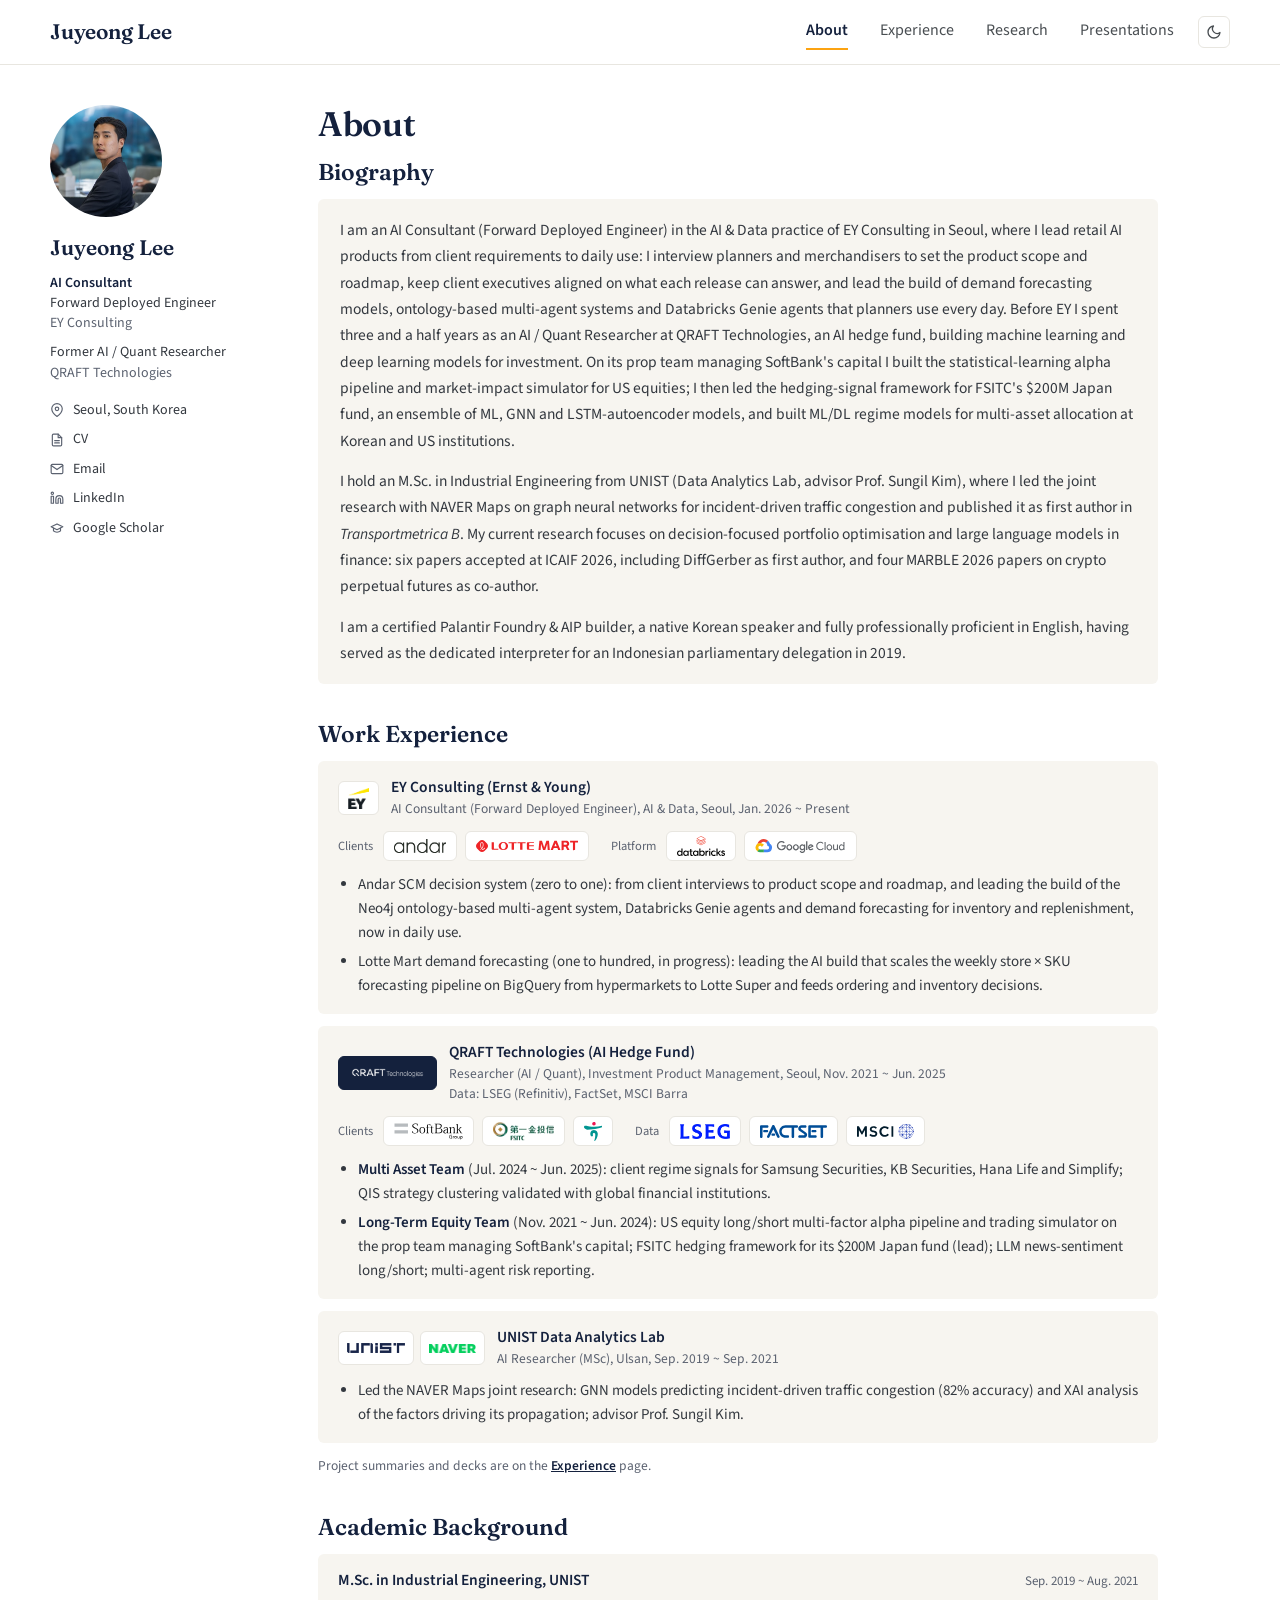
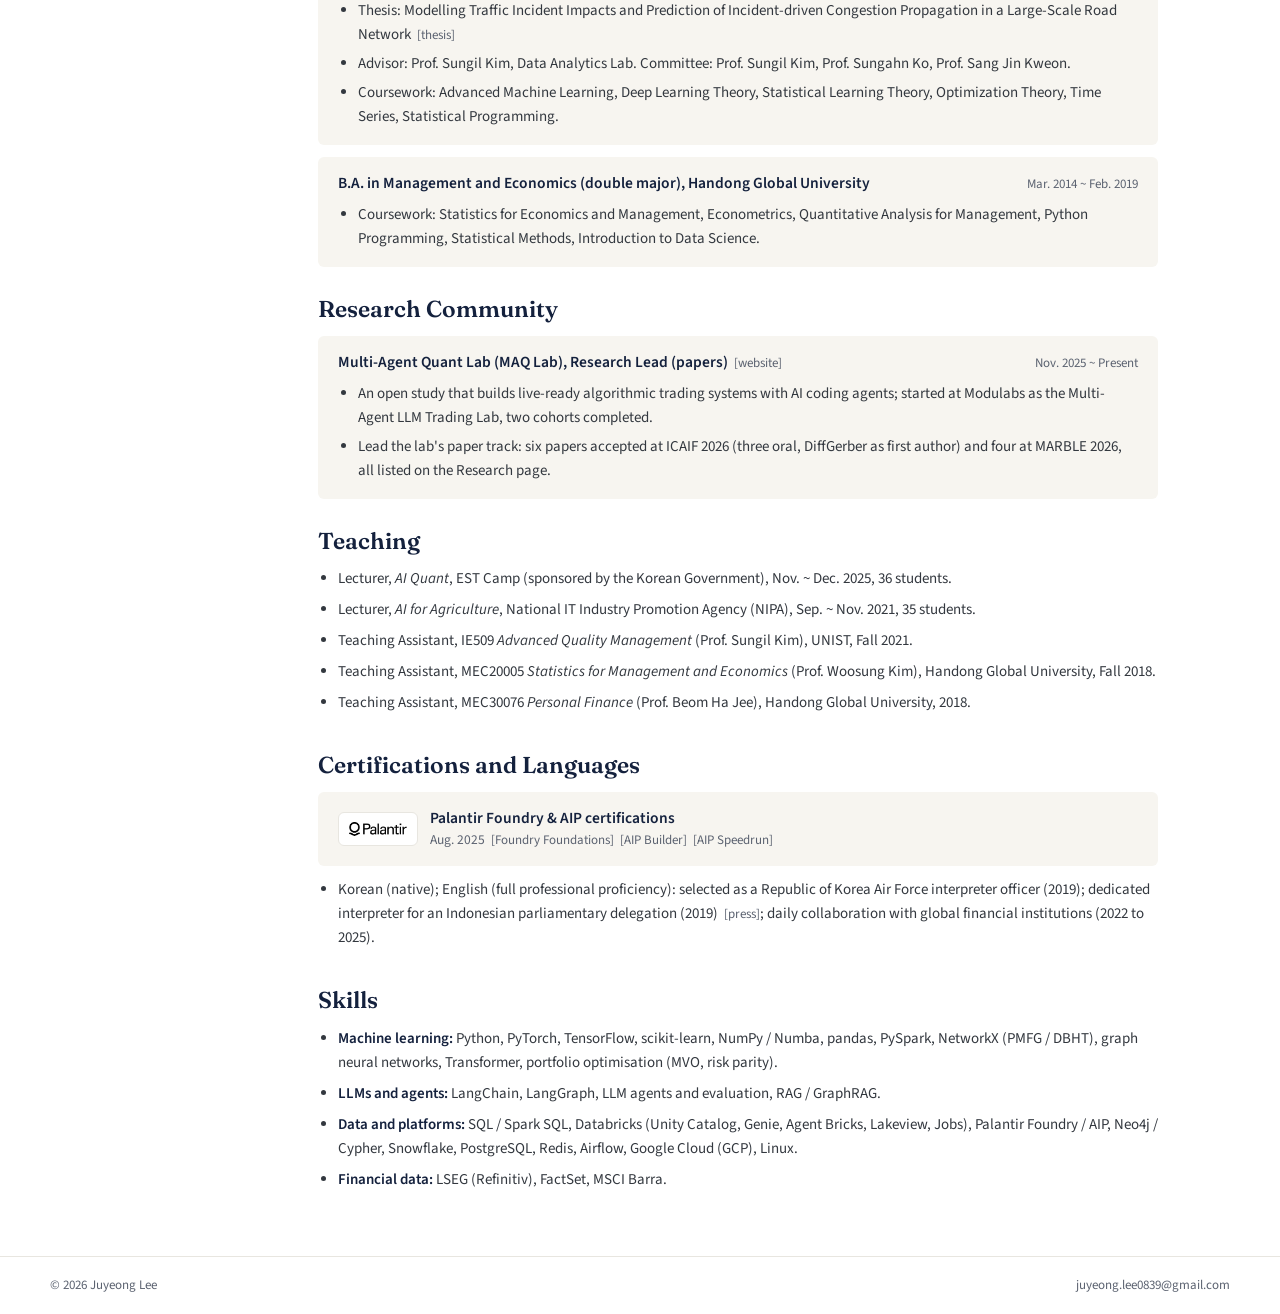
<file: index.html>
<!doctype html>
<html lang="en">
<head>
  <meta charset="utf-8">
  <meta name="viewport" content="width=device-width, initial-scale=1">
  <meta name="color-scheme" content="light">
  <meta name="theme-color" content="#ffffff">
  <script>(function(){try{var t=localStorage.getItem("theme");if(t==="dark"||t==="light"){document.documentElement.setAttribute("data-theme",t);}}catch(e){}})();</script>
  <title>About - Juyeong Lee</title>
  <meta name="description" content="Juyeong Lee, AI Consultant (Forward Deployed Engineer) at EY Consulting; former AI / Quant Researcher at QRAFT Technologies; MSc Industrial Engineering, UNIST.">
  <meta property="og:title" content="Juyeong Lee">
  <meta property="og:description" content="AI Consultant at EY, former Quant Researcher at QRAFT Technologies, MSc UNIST">
  <meta property="og:image" content="assets/profile.jpg">
  <link rel="icon" href="data:image/svg+xml,<svg xmlns='http://www.w3.org/2000/svg' viewBox='0 0 32 32'><rect width='32' height='32' rx='6' fill='%2314213d'/><text x='16' y='22' font-family='Arial' font-weight='700' font-size='15' fill='white' text-anchor='middle'>JL</text></svg>">
  <link rel="preconnect" href="https://fonts.googleapis.com">
  <link rel="preconnect" href="https://fonts.gstatic.com" crossorigin>
  <link href="https://fonts.googleapis.com/css2?family=Fraunces:opsz,wght@9..144,400;9..144,600&amp;family=Source+Sans+3:ital,wght@0,400;0,600;1,400&amp;display=swap" rel="stylesheet">
  <link rel="stylesheet" href="styles.css?v=837b334f">
</head>
<body>
  <header class="masthead"><div class="masthead-inner">
    <a class="site-title" href="index.html">Juyeong Lee</a>
    <nav><a href="index.html" class="active">About</a><a href="experience.html">Experience</a><a href="research.html">Research</a><a href="presentations.html">Presentations</a></nav>
    <button class="theme-toggle" type="button" aria-label="Switch to dark mode" title="Switch to dark mode"><svg class="moon" viewBox="0 0 24 24" aria-hidden="true"><path d="M21 12.8A9 9 0 1 1 11.2 3a7 7 0 0 0 9.8 9.8z"/></svg><svg class="sun" viewBox="0 0 24 24" aria-hidden="true"><circle cx="12" cy="12" r="4"/><path d="M12 2v2M12 20v2M4.9 4.9l1.4 1.4M17.7 17.7l1.4 1.4M2 12h2M20 12h2M4.9 19.1l1.4-1.4M17.7 6.3l1.4-1.4"/></svg></button>
  </div></header>

  <div class="page">
    <aside class="sidebar"><div class="author">
      <img src="assets/profile.jpg" alt="Portrait of Juyeong Lee" width="112" height="112">
      <div class="name">Juyeong Lee</div>
      <div class="roles"><div class="role"><div class="t">AI Consultant</div><div class="s">Forward Deployed Engineer</div><div class="o">EY Consulting</div></div><div class="role prev"><div class="t">Former AI / Quant Researcher</div><div class="o">QRAFT Technologies</div></div></div>
      <ul><li><svg viewBox="0 0 24 24" aria-hidden="true"><path d="M21 10c0 7-9 13-9 13s-9-6-9-13a9 9 0 0 1 18 0z"></path><circle cx="12" cy="10" r="3"></circle></svg>Seoul, South Korea</li><li><svg viewBox="0 0 24 24" aria-hidden="true"><path d="M14 2H6a2 2 0 0 0-2 2v16a2 2 0 0 0 2 2h12a2 2 0 0 0 2-2V8z"></path><polyline points="14 2 14 8 20 8"></polyline><line x1="16" y1="13" x2="8" y2="13"></line><line x1="16" y1="17" x2="8" y2="17"></line></svg><a href="assets/JuyeongLee_CV.pdf" target="_blank" rel="noopener">CV</a></li><li><svg viewBox="0 0 24 24" aria-hidden="true"><path d="M4 4h16c1.1 0 2 .9 2 2v12c0 1.1-.9 2-2 2H4c-1.1 0-2-.9-2-2V6c0-1.1.9-2 2-2z"></path><polyline points="22,6 12,13 2,6"></polyline></svg><a href="mailto:juyeong.lee0839@gmail.com">Email</a></li><li><svg viewBox="0 0 24 24" aria-hidden="true"><path d="M16 8a6 6 0 0 1 6 6v7h-4v-7a2 2 0 0 0-2-2 2 2 0 0 0-2 2v7h-4v-7a6 6 0 0 1 6-6z"></path><rect x="2" y="9" width="4" height="12"></rect><circle cx="4" cy="4" r="2"></circle></svg><a href="https://www.linkedin.com/in/juyeong-lee-16bb20241/" target="_blank" rel="noopener">LinkedIn</a></li><li><svg viewBox="0 0 24 24" aria-hidden="true"><path d="M22 10 12 5 2 10l10 5 10-5z"></path><path d="M6 12v5c3 3 9 3 12 0v-5"></path></svg><a href="https://scholar.google.com/citations?user=ch1G8zUAAAAJ" target="_blank" rel="noopener">Google Scholar</a></li></ul>
    </div></aside>

    <main>
<h1>About</h1>
<h2 style="margin-top: 14px">Biography</h2>
<div style="background: var(--box); border-radius: 6px; padding: 18px 22px"><p style="margin: 0 0 14px; font-size: 15.5px; line-height: 1.7; color: var(--text)">I am an AI Consultant (Forward Deployed Engineer) in the AI &amp; Data practice of EY Consulting in Seoul, where I lead retail AI products from client requirements to daily use: I interview planners and merchandisers to set the product scope and roadmap, keep client executives aligned on what each release can answer, and lead the build of demand forecasting models, ontology-based multi-agent systems and Databricks Genie agents that planners use every day. Before EY I spent three and a half years as an AI / Quant Researcher at QRAFT Technologies, an AI hedge fund, building machine learning and deep learning models for investment. On its prop team managing SoftBank's capital I built the statistical-learning alpha pipeline and market-impact simulator for US equities; I then led the hedging-signal framework for FSITC's $200M Japan fund, an ensemble of ML, GNN and LSTM-autoencoder models, and built ML/DL regime models for multi-asset allocation at Korean and US institutions.</p><p style="margin: 0 0 14px; font-size: 15.5px; line-height: 1.7; color: var(--text)">I hold an M.Sc. in Industrial Engineering from UNIST (Data Analytics Lab, advisor Prof. Sungil Kim), where I led the joint research with NAVER Maps on graph neural networks for incident-driven traffic congestion and published it as first author in <em>Transportmetrica B</em>. My current research focuses on decision-focused portfolio optimisation and large language models in finance: six papers accepted at ICAIF 2026, including DiffGerber as first author, and four MARBLE 2026 papers on crypto perpetual futures as co-author.</p><p style="margin: 0 0 0px; font-size: 15.5px; line-height: 1.7; color: var(--text)">I am a certified Palantir Foundry &amp; AIP builder, a native Korean speaker and fully professionally proficient in English, having served as the dedicated interpreter for an Indonesian parliamentary delegation in 2019.</p></div>
<h2>Work Experience</h2>
<div class="box"><div class="work-head"><div class="tiles"><div class="tile" style="height: 34px; padding: 0 9px"><img src="assets/logos/ey.png" alt="EY" style="height: 21px"></div></div><div class="who"><div class="box-title">EY Consulting (Ernst &amp; Young)</div><div class="role">AI Consultant (Forward Deployed Engineer), AI &amp; Data, Seoul, Jan. 2026 ~ Present</div></div></div><div class="logos"><span class="logo-group"><span class="logos-label">Clients</span><span class="chip" title="Andar"><img src="assets/logos/clients/andar.png" alt="Andar" style="height: 14px" loading="lazy"></span><span class="chip" title="Lotte Mart"><img src="assets/logos/clients/lotte-mart.svg" alt="Lotte Mart" style="height: 12px" loading="lazy"></span></span><span class="logo-group"><span class="logos-label">Platform</span><span class="chip" title="Databricks"><img src="assets/logos/clients/databricks.svg" alt="Databricks" style="height: 20px" loading="lazy"></span><span class="chip" title="Google Cloud"><img src="assets/logos/clients/google-cloud.svg" alt="Google Cloud" style="height: 14px" loading="lazy"></span></span></div><ul class="list"><li>Andar SCM decision system (zero to one): from client interviews to product scope and roadmap, and leading the build of the Neo4j ontology-based multi-agent system, Databricks Genie agents and demand forecasting for inventory and replenishment, now in daily use.</li><li>Lotte Mart demand forecasting (one to hundred, in progress): leading the AI build that scales the weekly store &times; SKU forecasting pipeline on BigQuery from hypermarkets to Lotte Super and feeds ordering and inventory decisions.</li></ul></div><div class="box"><div class="work-head"><div class="tiles"><div class="tile dark" style="height: 34px; padding: 0 12px"><img src="assets/logos/qraft-white.png" alt="QRAFT Technologies" style="height: 10px"></div></div><div class="who"><div class="box-title">QRAFT Technologies (AI Hedge Fund)</div><div class="role">Researcher (AI / Quant), Investment Product Management, Seoul, Nov. 2021 ~ Jun. 2025<br>Data: LSEG (Refinitiv), FactSet, MSCI Barra</div></div></div><div class="logos"><span class="logo-group"><span class="logos-label">Clients</span><span class="chip" title="SoftBank Group"><img src="assets/logos/clients/softbank-group.svg" alt="SoftBank Group" style="height: 17px" loading="lazy"></span><span class="chip" title="FSITC (First Securities Investment Trust, Taiwan)"><img src="assets/logos/clients/fsitc.png" alt="FSITC (First Securities Investment Trust, Taiwan)" style="height: 19px" loading="lazy"></span><span class="chip" title="Hana Life (Hana Financial Group)"><img src="assets/logos/clients/hana.svg" alt="Hana Life (Hana Financial Group)" style="height: 19px" loading="lazy"></span></span><span class="logo-group"><span class="logos-label">Data</span><span class="chip" title="LSEG (Refinitiv)"><img src="assets/logos/clients/lseg.png" alt="LSEG (Refinitiv)" style="height: 15px" loading="lazy"></span><span class="chip" title="FactSet"><img src="assets/logos/clients/factset.svg" alt="FactSet" style="height: 13px" loading="lazy"></span><span class="chip" title="MSCI (Barra)"><img src="assets/logos/clients/msci.svg" alt="MSCI (Barra)" style="height: 15px" loading="lazy"></span></span></div><ul class="list"><li><span class="k">Multi Asset Team</span> (Jul. 2024 ~ Jun. 2025): client regime signals for Samsung Securities, KB Securities, Hana Life and Simplify; QIS strategy clustering validated with global financial institutions.</li><li><span class="k">Long-Term Equity Team</span> (Nov. 2021 ~ Jun. 2024): US equity long/short multi-factor alpha pipeline and trading simulator on the prop team managing SoftBank's capital; FSITC hedging framework for its $200M Japan fund (lead); LLM news-sentiment long/short; multi-agent risk reporting.</li></ul></div><div class="box"><div class="work-head"><div class="tiles"><div class="tile" style="height: 34px; padding: 0 8px"><img src="assets/logos/unist.png" alt="UNIST" style="height: 10px"></div><div class="tile" style="height: 34px; padding: 0 8px"><img src="assets/logos/naver.png" alt="NAVER" style="height: 9px"></div></div><div class="who"><div class="box-title">UNIST Data Analytics Lab</div><div class="role">AI Researcher (MSc), Ulsan, Sep. 2019 ~ Sep. 2021</div></div></div><ul class="list"><li>Led the NAVER Maps joint research: GNN models predicting incident-driven traffic congestion (82% accuracy) and XAI analysis of the factors driving its propagation; advisor Prof. Sungil Kim.</li></ul></div>
<div style="font-size: 13.5px; color: var(--muted); margin: 2px 0 0">Project summaries and decks are on the <a href="experience.html" class="inline">Experience</a> page.</div>
<h2>Academic Background</h2>
<div class="box"><div class="box-head"><div class="box-title">M.Sc. in Industrial Engineering, UNIST</div><div class="box-when">Sep. 2019 ~ Aug. 2021</div></div><ul class="list"><li>Thesis: Modelling Traffic Incident Impacts and Prediction of Incident-driven Congestion Propagation in a Large-Scale Road Network<a class="ref" href="docs/ms-thesis.pdf" target="_blank" rel="noopener">[thesis]</a></li><li>Advisor: Prof. Sungil Kim, Data Analytics Lab. Committee: Prof. Sungil Kim, Prof. Sungahn Ko, Prof. Sang Jin Kweon.</li><li>Coursework: Advanced Machine Learning, Deep Learning Theory, Statistical Learning Theory, Optimization Theory, Time Series, Statistical Programming.</li></ul></div><div class="box"><div class="box-head"><div class="box-title">B.A. in Management and Economics (double major), Handong Global University</div><div class="box-when">Mar. 2014 ~ Feb. 2019</div></div><ul class="list"><li>Coursework: Statistics for Economics and Management, Econometrics, Quantitative Analysis for Management, Python Programming, Statistical Methods, Introduction to Data Science.</li></ul></div>
<h2 style="margin-top: 28px">Research Community</h2>
<div class="box"><div class="box-head"><div class="box-title">Multi-Agent Quant Lab (MAQ Lab), Research Lead (papers)<a class="ref" href="https://multi-agent-quant-lab.github.io/" target="_blank" rel="noopener">[website]</a></div><div class="box-when">Nov. 2025 ~ Present</div></div><ul class="list"><li>An open study that builds live-ready algorithmic trading systems with AI coding agents; started at Modulabs as the Multi-Agent LLM Trading Lab, two cohorts completed.</li><li>Lead the lab's paper track: six papers accepted at ICAIF 2026 (three oral, DiffGerber as first author) and four at MARBLE 2026, all listed on the Research page.</li></ul></div>
<h2 style="margin-top: 28px">Teaching</h2>
<ul class="list plain"><li>Lecturer, <em>AI Quant</em>, EST Camp (sponsored by the Korean Government), Nov. ~ Dec. 2025, 36 students.</li><li>Lecturer, <em>AI for Agriculture</em>, National IT Industry Promotion Agency (NIPA), Sep. ~ Nov. 2021, 35 students.</li><li>Teaching Assistant, IE509 <em>Advanced Quality Management</em> (Prof. Sungil Kim), UNIST, Fall 2021.</li><li>Teaching Assistant, MEC20005 <em>Statistics for Management and Economics</em> (Prof. Woosung Kim), Handong Global University, Fall 2018.</li><li>Teaching Assistant, MEC30076 <em>Personal Finance</em> (Prof. Beom Ha Jee), Handong Global University, 2018.</li></ul>
<h2>Certifications and Languages</h2>
<div class="box"><div class="work-head"><div class="tiles"><div class="tile" style="height: 34px; padding: 0 10px"><img src="assets/logos/palantir.png" alt="Palantir" style="height: 14px"></div></div><div class="who"><div class="box-title">Palantir Foundry &amp; AIP certifications</div><div class="role">Aug. 2025<a class="ref" href="docs/certs/palantir-foundry-foundations.pdf" target="_blank" rel="noopener">[Foundry Foundations]</a><a class="ref" href="docs/certs/palantir-aip-builder.pdf" target="_blank" rel="noopener">[AIP Builder]</a><a class="ref" href="docs/certs/palantir-aip-speedrun.pdf" target="_blank" rel="noopener">[AIP Speedrun]</a></div></div></div></div><ul class="list plain"><li>Korean (native); English (full professional proficiency): selected as a Republic of Korea Air Force interpreter officer (2019); dedicated interpreter for an Indonesian parliamentary delegation (2019)<a class="ref" href="https://www.incheonilbo.com/news/articleView.html?idxno=1004425" target="_blank" rel="noopener">[press]</a>; daily collaboration with global financial institutions (2022 to 2025).</li></ul>
<h2>Skills</h2>
<ul class="list plain"><li><span class="k">Machine learning:</span> Python, PyTorch, TensorFlow, scikit-learn, NumPy / Numba, pandas, PySpark, NetworkX (PMFG / DBHT), graph neural networks, Transformer, portfolio optimisation (MVO, risk parity).</li><li><span class="k">LLMs and agents:</span> LangChain, LangGraph, LLM agents and evaluation, RAG / GraphRAG.</li><li><span class="k">Data and platforms:</span> SQL / Spark SQL, Databricks (Unity Catalog, Genie, Agent Bricks, Lakeview, Jobs), Palantir Foundry / AIP, Neo4j / Cypher, Snowflake, PostgreSQL, Redis, Airflow, Google Cloud (GCP), Linux.</li><li><span class="k">Financial data:</span> LSEG (Refinitiv), FactSet, MSCI Barra.</li></ul>
    </main>
  </div>

  <footer><div class="inner"><span>© 2026 Juyeong Lee</span><span><a href="mailto:juyeong.lee0839@gmail.com">juyeong.lee0839@gmail.com</a></span></div></footer>
  <script>
  (function () {
    var root = document.documentElement, btn = document.querySelector(".theme-toggle");
    if (!btn) return;
    var meta = document.querySelector('meta[name="theme-color"]');
    function current() { return root.getAttribute("data-theme") === "dark" ? "dark" : "light"; }
    function label() {
      var dark = current() === "dark", t = dark ? "Switch to light mode" : "Switch to dark mode";
      btn.setAttribute("aria-label", t); btn.title = t;
      if (meta) meta.setAttribute("content", dark ? "#151618" : "#ffffff");
    }
    btn.addEventListener("click", function () {
      var next = current() === "dark" ? "light" : "dark";
      root.setAttribute("data-theme", next);
      try { localStorage.setItem("theme", next); } catch (e) {}
      label();
    });
    label();
  })();
  // Email links: a mailto: link does nothing on a machine without a mail app, so a click also copies the address and says so.
  (function () {
    function fallback(text) {
      try {
        var ta = document.createElement("textarea"); ta.value = text; ta.setAttribute("readonly", ""); ta.style.position = "fixed"; ta.style.opacity = "0";
        document.body.appendChild(ta); ta.select(); var ok = document.execCommand("copy"); document.body.removeChild(ta); return ok;
      } catch (e) { return false; }
    }
    Array.prototype.forEach.call(document.querySelectorAll('a[href^="mailto:"]'), function (a) {
      var addr = a.getAttribute("href").slice(7), text = a.textContent, timer;
      a.title = addr + " (click to copy)";
      function done(ok) {
        if (!ok) return;
        a.textContent = "Copied: " + addr;
        clearTimeout(timer); timer = setTimeout(function () { a.textContent = text; }, 2200);
      }
      a.addEventListener("click", function () {
        if (navigator.clipboard && navigator.clipboard.writeText) navigator.clipboard.writeText(addr).then(function () { done(true); }, function () { done(fallback(addr)); });
        else done(fallback(addr));
      });
    });
  })();
  </script>
</body>
</html>
</file>
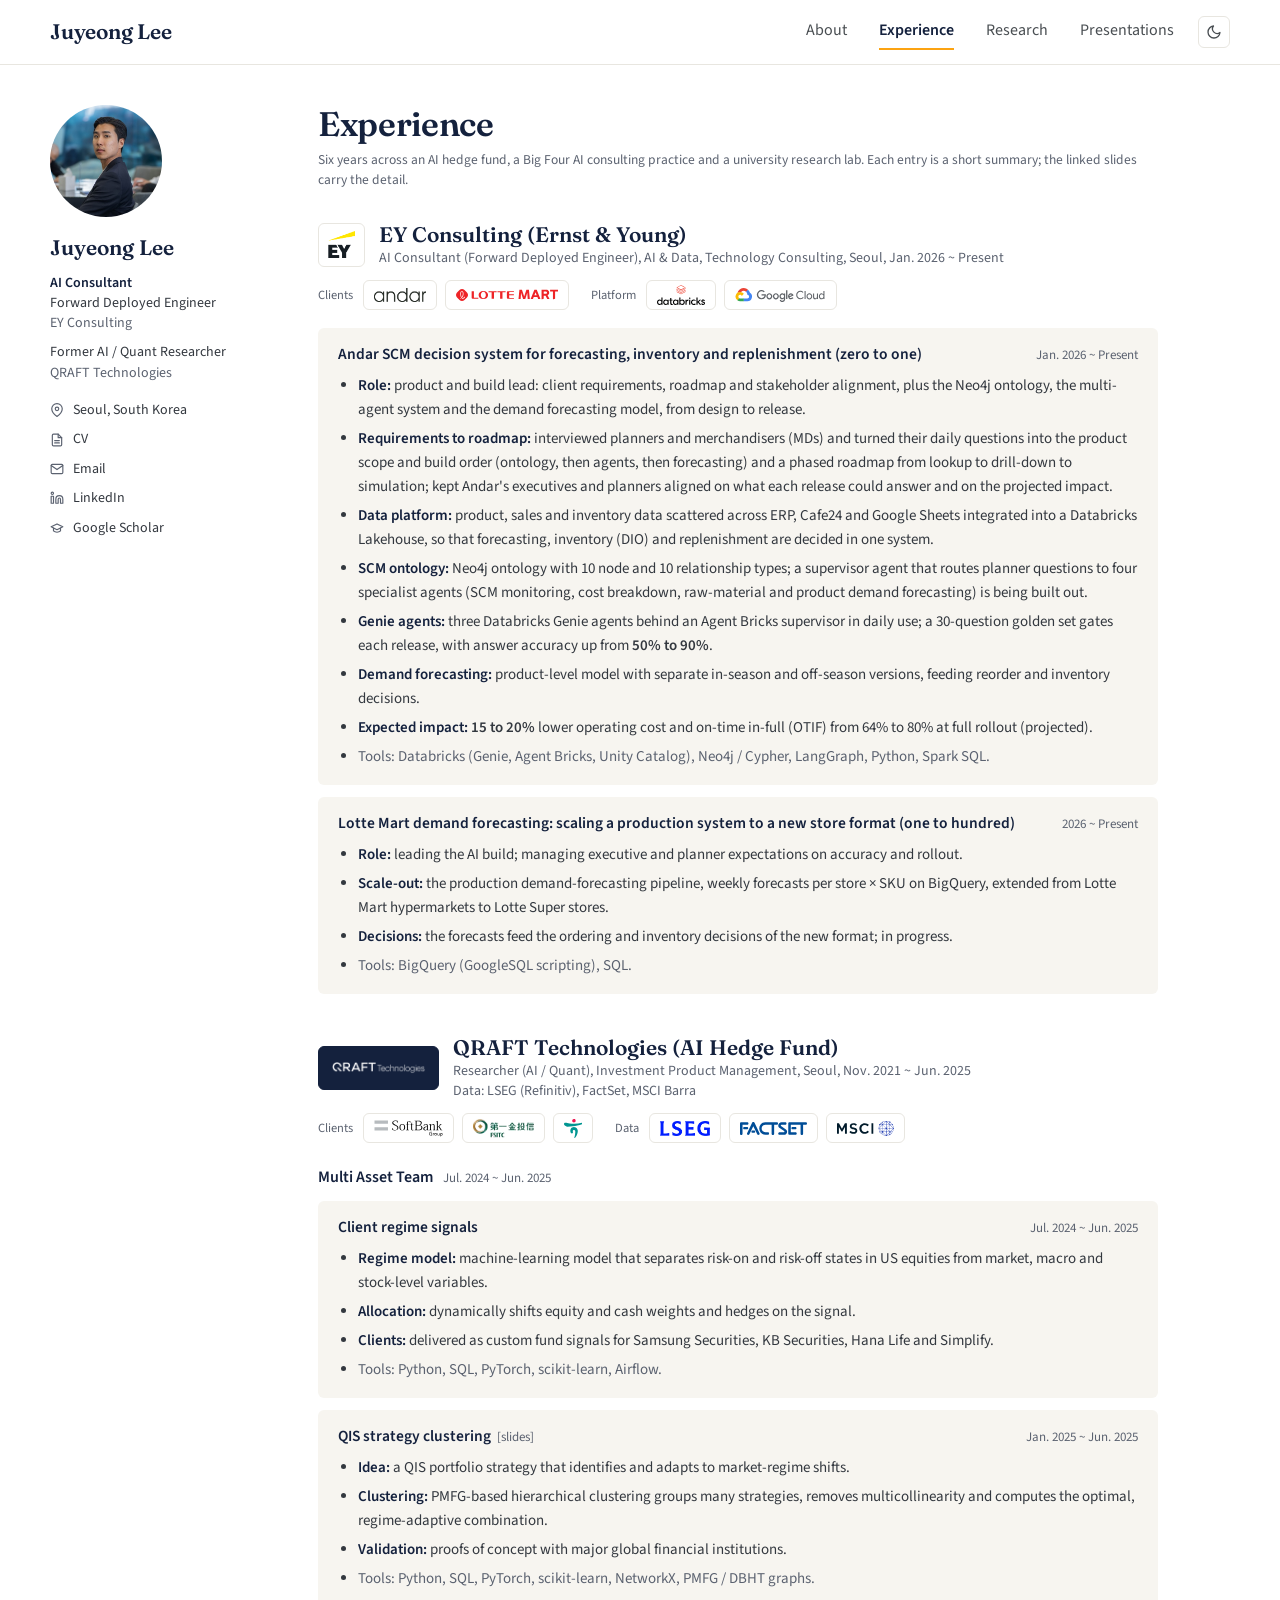
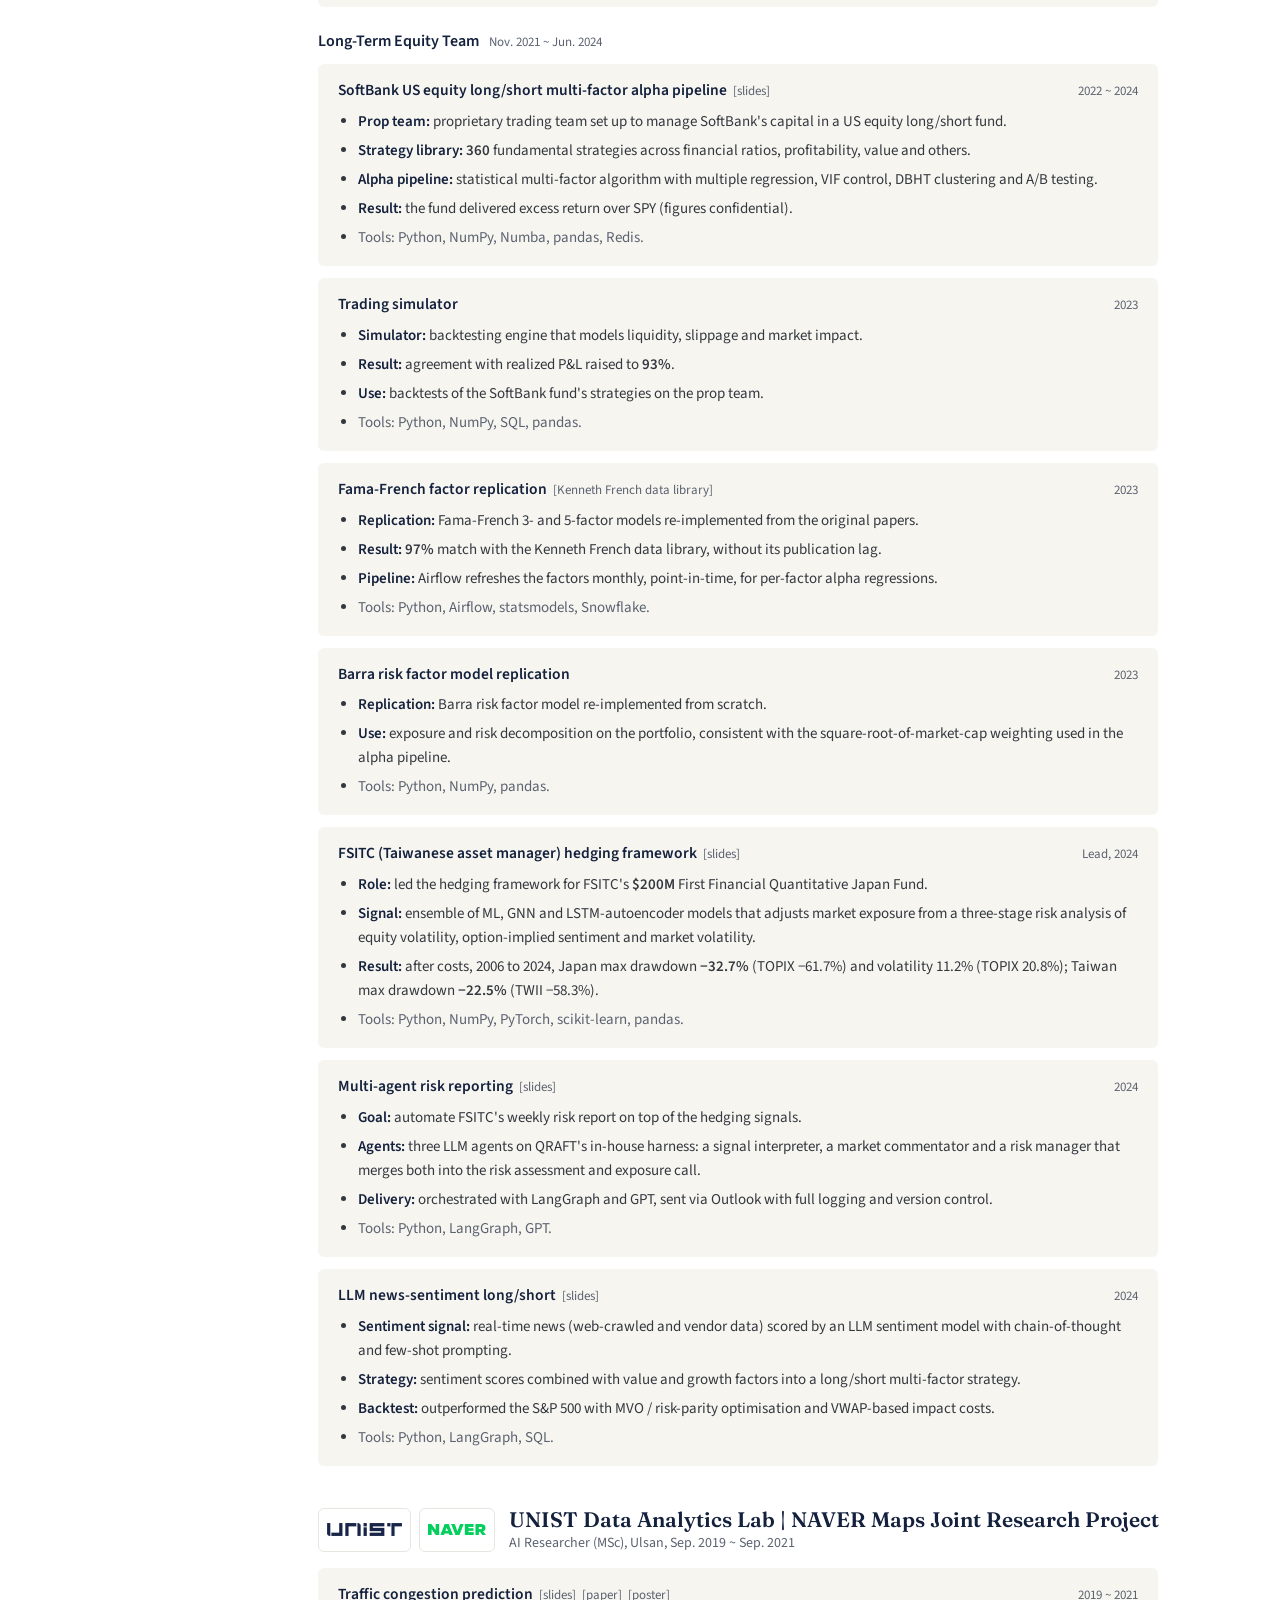
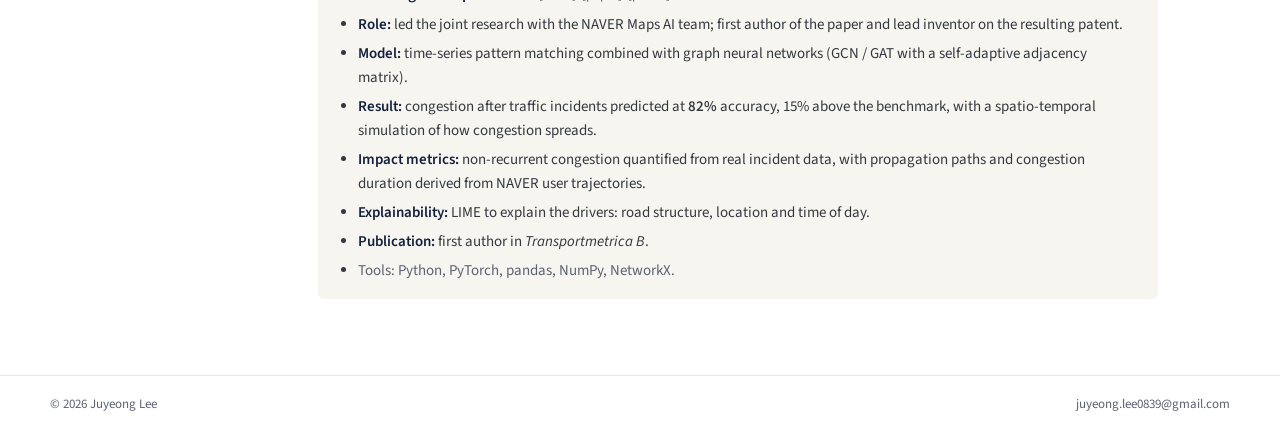
<file: experience.html>
<!doctype html>
<html lang="en">
<head>
  <meta charset="utf-8">
  <meta name="viewport" content="width=device-width, initial-scale=1">
  <meta name="color-scheme" content="light">
  <meta name="theme-color" content="#ffffff">
  <script>(function(){try{var t=localStorage.getItem("theme");if(t==="dark"||t==="light"){document.documentElement.setAttribute("data-theme",t);}}catch(e){}})();</script>
  <title>Experience - Juyeong Lee</title>
  <meta name="description" content="Juyeong Lee, AI Consultant (Forward Deployed Engineer) at EY Consulting; former AI / Quant Researcher at QRAFT Technologies; MSc Industrial Engineering, UNIST.">
  <meta property="og:title" content="Juyeong Lee">
  <meta property="og:description" content="AI Consultant at EY, former Quant Researcher at QRAFT Technologies, MSc UNIST">
  <meta property="og:image" content="assets/profile.jpg">
  <link rel="icon" href="data:image/svg+xml,<svg xmlns='http://www.w3.org/2000/svg' viewBox='0 0 32 32'><rect width='32' height='32' rx='6' fill='%2314213d'/><text x='16' y='22' font-family='Arial' font-weight='700' font-size='15' fill='white' text-anchor='middle'>JL</text></svg>">
  <link rel="preconnect" href="https://fonts.googleapis.com">
  <link rel="preconnect" href="https://fonts.gstatic.com" crossorigin>
  <link href="https://fonts.googleapis.com/css2?family=Fraunces:opsz,wght@9..144,400;9..144,600&amp;family=Source+Sans+3:ital,wght@0,400;0,600;1,400&amp;display=swap" rel="stylesheet">
  <link rel="stylesheet" href="styles.css?v=837b334f">
</head>
<body>
  <header class="masthead"><div class="masthead-inner">
    <a class="site-title" href="index.html">Juyeong Lee</a>
    <nav><a href="index.html">About</a><a href="experience.html" class="active">Experience</a><a href="research.html">Research</a><a href="presentations.html">Presentations</a></nav>
    <button class="theme-toggle" type="button" aria-label="Switch to dark mode" title="Switch to dark mode"><svg class="moon" viewBox="0 0 24 24" aria-hidden="true"><path d="M21 12.8A9 9 0 1 1 11.2 3a7 7 0 0 0 9.8 9.8z"/></svg><svg class="sun" viewBox="0 0 24 24" aria-hidden="true"><circle cx="12" cy="12" r="4"/><path d="M12 2v2M12 20v2M4.9 4.9l1.4 1.4M17.7 17.7l1.4 1.4M2 12h2M20 12h2M4.9 19.1l1.4-1.4M17.7 6.3l1.4-1.4"/></svg></button>
  </div></header>

  <div class="page">
    <aside class="sidebar"><div class="author">
      <img src="assets/profile.jpg" alt="Portrait of Juyeong Lee" width="112" height="112">
      <div class="name">Juyeong Lee</div>
      <div class="roles"><div class="role"><div class="t">AI Consultant</div><div class="s">Forward Deployed Engineer</div><div class="o">EY Consulting</div></div><div class="role prev"><div class="t">Former AI / Quant Researcher</div><div class="o">QRAFT Technologies</div></div></div>
      <ul><li><svg viewBox="0 0 24 24" aria-hidden="true"><path d="M21 10c0 7-9 13-9 13s-9-6-9-13a9 9 0 0 1 18 0z"></path><circle cx="12" cy="10" r="3"></circle></svg>Seoul, South Korea</li><li><svg viewBox="0 0 24 24" aria-hidden="true"><path d="M14 2H6a2 2 0 0 0-2 2v16a2 2 0 0 0 2 2h12a2 2 0 0 0 2-2V8z"></path><polyline points="14 2 14 8 20 8"></polyline><line x1="16" y1="13" x2="8" y2="13"></line><line x1="16" y1="17" x2="8" y2="17"></line></svg><a href="assets/JuyeongLee_CV.pdf" target="_blank" rel="noopener">CV</a></li><li><svg viewBox="0 0 24 24" aria-hidden="true"><path d="M4 4h16c1.1 0 2 .9 2 2v12c0 1.1-.9 2-2 2H4c-1.1 0-2-.9-2-2V6c0-1.1.9-2 2-2z"></path><polyline points="22,6 12,13 2,6"></polyline></svg><a href="mailto:juyeong.lee0839@gmail.com">Email</a></li><li><svg viewBox="0 0 24 24" aria-hidden="true"><path d="M16 8a6 6 0 0 1 6 6v7h-4v-7a2 2 0 0 0-2-2 2 2 0 0 0-2 2v7h-4v-7a6 6 0 0 1 6-6z"></path><rect x="2" y="9" width="4" height="12"></rect><circle cx="4" cy="4" r="2"></circle></svg><a href="https://www.linkedin.com/in/juyeong-lee-16bb20241/" target="_blank" rel="noopener">LinkedIn</a></li><li><svg viewBox="0 0 24 24" aria-hidden="true"><path d="M22 10 12 5 2 10l10 5 10-5z"></path><path d="M6 12v5c3 3 9 3 12 0v-5"></path></svg><a href="https://scholar.google.com/citations?user=ch1G8zUAAAAJ" target="_blank" rel="noopener">Google Scholar</a></li></ul>
    </div></aside>

    <main>
<h1>Experience</h1>
<p class="note" style="margin-bottom: 0px">Six years across an AI hedge fund, a Big Four AI consulting practice and a university research lab. Each entry is a short summary; the linked slides carry the detail.</p>
<div class="employer" style="margin-top: 30px"><div class="tiles"><div class="tile" style="height: 44px; padding: 0 9px"><img src="assets/logos/ey.png" alt="EY" style="height: 27px"></div></div><div class="who"><h2>EY Consulting (Ernst &amp; Young)</h2><div class="meta">AI Consultant (Forward Deployed Engineer), AI &amp; Data, Technology Consulting, Seoul, Jan. 2026 ~ Present</div></div></div>
<div class="logos"><span class="logo-group"><span class="logos-label">Clients</span><span class="chip" title="Andar"><img src="assets/logos/clients/andar.png" alt="Andar" style="height: 14px" loading="lazy"></span><span class="chip" title="Lotte Mart"><img src="assets/logos/clients/lotte-mart.svg" alt="Lotte Mart" style="height: 12px" loading="lazy"></span></span><span class="logo-group"><span class="logos-label">Platform</span><span class="chip" title="Databricks"><img src="assets/logos/clients/databricks.svg" alt="Databricks" style="height: 20px" loading="lazy"></span><span class="chip" title="Google Cloud"><img src="assets/logos/clients/google-cloud.svg" alt="Google Cloud" style="height: 14px" loading="lazy"></span></span></div>
<div class="box"><div class="box-head"><div class="box-title">Andar SCM decision system for forecasting, inventory and replenishment (zero to one)</div><div class="box-when">Jan. 2026 ~ Present</div></div><ul class="list"><li><span class="k">Role:</span> product and build lead: client requirements, roadmap and stakeholder alignment, plus the Neo4j ontology, the multi-agent system and the demand forecasting model, from design to release.</li><li><span class="k">Requirements to roadmap:</span> interviewed planners and merchandisers (MDs) and turned their daily questions into the product scope and build order (ontology, then agents, then forecasting) and a phased roadmap from lookup to drill-down to simulation; kept Andar's executives and planners aligned on what each release could answer and on the projected impact.</li><li><span class="k">Data platform:</span> product, sales and inventory data scattered across ERP, Cafe24 and Google Sheets integrated into a Databricks Lakehouse, so that forecasting, inventory (DIO) and replenishment are decided in one system.</li><li><span class="k">SCM ontology:</span> Neo4j ontology with 10 node and 10 relationship types; a supervisor agent that routes planner questions to four specialist agents (SCM monitoring, cost breakdown, raw-material and product demand forecasting) is being built out.</li><li><span class="k">Genie agents:</span> three Databricks Genie agents behind an Agent Bricks supervisor in daily use; a 30-question golden set gates each release, with answer accuracy up from <span class="n">50% to 90%</span>.</li><li><span class="k">Demand forecasting:</span> product-level model with separate in-season and off-season versions, feeding reorder and inventory decisions.</li><li><span class="k">Expected impact:</span> <span class="n">15 to 20%</span> lower operating cost and on-time in-full (OTIF) from 64% to 80% at full rollout (projected).</li><li><span class="tools">Tools: Databricks (Genie, Agent Bricks, Unity Catalog), Neo4j / Cypher, LangGraph, Python, Spark SQL.</span></li></ul></div>
<div class="box"><div class="box-head"><div class="box-title">Lotte Mart demand forecasting: scaling a production system to a new store format (one to hundred)</div><div class="box-when">2026 ~ Present</div></div><ul class="list"><li><span class="k">Role:</span> leading the AI build; managing executive and planner expectations on accuracy and rollout.</li><li><span class="k">Scale-out:</span> the production demand-forecasting pipeline, weekly forecasts per store &times; SKU on BigQuery, extended from Lotte Mart hypermarkets to Lotte Super stores.</li><li><span class="k">Decisions:</span> the forecasts feed the ordering and inventory decisions of the new format; in progress.</li><li><span class="tools">Tools: BigQuery (GoogleSQL scripting), SQL.</span></li></ul></div>
<div class="employer"><div class="tiles"><div class="tile dark" style="height: 44px; padding: 0 12px"><img src="assets/logos/qraft-white.png" alt="QRAFT Technologies" style="height: 13px"></div></div><div class="who"><h2>QRAFT Technologies (AI Hedge Fund)</h2><div class="meta">Researcher (AI / Quant), Investment Product Management, Seoul, Nov. 2021 ~ Jun. 2025<br>Data: LSEG (Refinitiv), FactSet, MSCI Barra</div></div></div>
<div class="logos"><span class="logo-group"><span class="logos-label">Clients</span><span class="chip" title="SoftBank Group"><img src="assets/logos/clients/softbank-group.svg" alt="SoftBank Group" style="height: 17px" loading="lazy"></span><span class="chip" title="FSITC (First Securities Investment Trust, Taiwan)"><img src="assets/logos/clients/fsitc.png" alt="FSITC (First Securities Investment Trust, Taiwan)" style="height: 19px" loading="lazy"></span><span class="chip" title="Hana Life (Hana Financial Group)"><img src="assets/logos/clients/hana.svg" alt="Hana Life (Hana Financial Group)" style="height: 19px" loading="lazy"></span></span><span class="logo-group"><span class="logos-label">Data</span><span class="chip" title="LSEG (Refinitiv)"><img src="assets/logos/clients/lseg.png" alt="LSEG (Refinitiv)" style="height: 15px" loading="lazy"></span><span class="chip" title="FactSet"><img src="assets/logos/clients/factset.svg" alt="FactSet" style="height: 13px" loading="lazy"></span><span class="chip" title="MSCI (Barra)"><img src="assets/logos/clients/msci.svg" alt="MSCI (Barra)" style="height: 15px" loading="lazy"></span></span></div>
<div class="team"><div class="t">Multi Asset Team</div><div class="w">Jul. 2024 ~ Jun. 2025</div></div>
<div class="box"><div class="box-head"><div class="box-title">Client regime signals</div><div class="box-when">Jul. 2024 ~ Jun. 2025</div></div><ul class="list"><li><span class="k">Regime model:</span> machine-learning model that separates risk-on and risk-off states in US equities from market, macro and stock-level variables.</li><li><span class="k">Allocation:</span> dynamically shifts equity and cash weights and hedges on the signal.</li><li><span class="k">Clients:</span> delivered as custom fund signals for Samsung Securities, KB Securities, Hana Life and Simplify.</li><li><span class="tools">Tools: Python, SQL, PyTorch, scikit-learn, Airflow.</span></li></ul></div>
<div class="box"><div class="box-head"><div class="box-title">QIS strategy clustering<a class="ref" href="docs/qis-graph-clustering-idea.pdf" target="_blank" rel="noopener">[slides]</a></div><div class="box-when">Jan. 2025 ~ Jun. 2025</div></div><ul class="list"><li><span class="k">Idea:</span> a QIS portfolio strategy that identifies and adapts to market-regime shifts.</li><li><span class="k">Clustering:</span> PMFG-based hierarchical clustering groups many strategies, removes multicollinearity and computes the optimal, regime-adaptive combination.</li><li><span class="k">Validation:</span> proofs of concept with major global financial institutions.</li><li><span class="tools">Tools: Python, SQL, PyTorch, scikit-learn, NetworkX, PMFG / DBHT graphs.</span></li></ul></div>
<div class="team"><div class="t">Long-Term Equity Team</div><div class="w">Nov. 2021 ~ Jun. 2024</div></div>
<div class="box"><div class="box-head"><div class="box-title">SoftBank US equity long/short multi-factor alpha pipeline<a class="ref" href="docs/multi-factor-alpha-pipeline.pdf" target="_blank" rel="noopener">[slides]</a></div><div class="box-when">2022 ~ 2024</div></div><ul class="list"><li><span class="k">Prop team:</span> proprietary trading team set up to manage SoftBank's capital in a US equity long/short fund.</li><li><span class="k">Strategy library:</span> <span class="n">360</span> fundamental strategies across financial ratios, profitability, value and others.</li><li><span class="k">Alpha pipeline:</span> statistical multi-factor algorithm with multiple regression, VIF control, DBHT clustering and A/B testing.</li><li><span class="k">Result:</span> the fund delivered excess return over SPY (figures confidential).</li><li><span class="tools">Tools: Python, NumPy, Numba, pandas, Redis.</span></li></ul></div>
<div class="box"><div class="box-head"><div class="box-title">Trading simulator</div><div class="box-when">2023</div></div><ul class="list"><li><span class="k">Simulator:</span> backtesting engine that models liquidity, slippage and market impact.</li><li><span class="k">Result:</span> agreement with realized P&amp;L raised to <span class="n">93%</span>.</li><li><span class="k">Use:</span> backtests of the SoftBank fund's strategies on the prop team.</li><li><span class="tools">Tools: Python, NumPy, SQL, pandas.</span></li></ul></div>
<div class="box"><div class="box-head"><div class="box-title">Fama-French factor replication<a class="ref" href="https://mba.tuck.dartmouth.edu/pages/faculty/ken.french/data_library.html" target="_blank" rel="noopener">[Kenneth French data library]</a></div><div class="box-when">2023</div></div><ul class="list"><li><span class="k">Replication:</span> Fama-French 3- and 5-factor models re-implemented from the original papers.</li><li><span class="k">Result:</span> <span class="n">97%</span> match with the Kenneth French data library, without its publication lag.</li><li><span class="k">Pipeline:</span> Airflow refreshes the factors monthly, point-in-time, for per-factor alpha regressions.</li><li><span class="tools">Tools: Python, Airflow, statsmodels, Snowflake.</span></li></ul></div>
<div class="box"><div class="box-head"><div class="box-title">Barra risk factor model replication</div><div class="box-when">2023</div></div><ul class="list"><li><span class="k">Replication:</span> Barra risk factor model re-implemented from scratch.</li><li><span class="k">Use:</span> exposure and risk decomposition on the portfolio, consistent with the square-root-of-market-cap weighting used in the alpha pipeline.</li><li><span class="tools">Tools: Python, NumPy, pandas.</span></li></ul></div>
<div class="box"><div class="box-head"><div class="box-title">FSITC (Taiwanese asset manager) hedging framework<a class="ref" href="docs/risk-signal-japan-taiwan.pdf" target="_blank" rel="noopener">[slides]</a></div><div class="box-when">Lead, 2024</div></div><ul class="list"><li><span class="k">Role:</span> led the hedging framework for FSITC's <span class="n">$200M</span> First Financial Quantitative Japan Fund.</li><li><span class="k">Signal:</span> ensemble of ML, GNN and LSTM-autoencoder models that adjusts market exposure from a three-stage risk analysis of equity volatility, option-implied sentiment and market volatility.</li><li><span class="k">Result:</span> after costs, 2006 to 2024, Japan max drawdown <span class="n">−32.7%</span> (TOPIX −61.7%) and volatility 11.2% (TOPIX 20.8%); Taiwan max drawdown <span class="n">−22.5%</span> (TWII −58.3%).</li><li><span class="tools">Tools: Python, NumPy, PyTorch, scikit-learn, pandas.</span></li></ul></div>
<div class="box"><div class="box-head"><div class="box-title">Multi-agent risk reporting<a class="ref" href="docs/multi-agent-weekly-risk-report.pdf" target="_blank" rel="noopener">[slides]</a></div><div class="box-when">2024</div></div><ul class="list"><li><span class="k">Goal:</span> automate FSITC's weekly risk report on top of the hedging signals.</li><li><span class="k">Agents:</span> three LLM agents on QRAFT's in-house harness: a signal interpreter, a market commentator and a risk manager that merges both into the risk assessment and exposure call.</li><li><span class="k">Delivery:</span> orchestrated with LangGraph and GPT, sent via Outlook with full logging and version control.</li><li><span class="tools">Tools: Python, LangGraph, GPT.</span></li></ul></div>
<div class="box"><div class="box-head"><div class="box-title">LLM news-sentiment long/short<a class="ref" href="docs/llm-sentiment-strategy.pdf" target="_blank" rel="noopener">[slides]</a></div><div class="box-when">2024</div></div><ul class="list"><li><span class="k">Sentiment signal:</span> real-time news (web-crawled and vendor data) scored by an LLM sentiment model with chain-of-thought and few-shot prompting.</li><li><span class="k">Strategy:</span> sentiment scores combined with value and growth factors into a long/short multi-factor strategy.</li><li><span class="k">Backtest:</span> outperformed the S&amp;P 500 with MVO / risk-parity optimisation and VWAP-based impact costs.</li><li><span class="tools">Tools: Python, LangGraph, SQL.</span></li></ul></div>
<div class="employer"><div class="tiles"><div class="tile" style="height: 44px; padding: 0 8px"><img src="assets/logos/unist.png" alt="UNIST" style="height: 13px"></div><div class="tile" style="height: 44px; padding: 0 8px"><img src="assets/logos/naver.png" alt="NAVER" style="height: 11px"></div></div><div class="who"><h2>UNIST Data Analytics Lab | NAVER Maps Joint Research Project</h2><div class="meta">AI Researcher (MSc), Ulsan, Sep. 2019 ~ Sep. 2021</div></div></div>
<div class="box"><div class="box-head"><div class="box-title">Traffic congestion prediction<a class="ref" href="docs/gnn-traffic.pdf" target="_blank" rel="noopener">[slides]</a><a class="ref" href="https://doi.org/10.1080/21680566.2022.2063205" target="_blank" rel="noopener">[paper]</a><a class="ref" href="docs/incident-impact-poster.pdf" target="_blank" rel="noopener">[poster]</a></div><div class="box-when">2019 ~ 2021</div></div><ul class="list"><li><span class="k">Role:</span> led the joint research with the NAVER Maps AI team; first author of the paper and lead inventor on the resulting patent.</li><li><span class="k">Model:</span> time-series pattern matching combined with graph neural networks (GCN / GAT with a self-adaptive adjacency matrix).</li><li><span class="k">Result:</span> congestion after traffic incidents predicted at <span class="n">82%</span> accuracy, 15% above the benchmark, with a spatio-temporal simulation of how congestion spreads.</li><li><span class="k">Impact metrics:</span> non-recurrent congestion quantified from real incident data, with propagation paths and congestion duration derived from NAVER user trajectories.</li><li><span class="k">Explainability:</span> LIME to explain the drivers: road structure, location and time of day.</li><li><span class="k">Publication:</span> first author in <em>Transportmetrica B</em>.</li><li><span class="tools">Tools: Python, PyTorch, pandas, NumPy, NetworkX.</span></li></ul></div>
    </main>
  </div>

  <footer><div class="inner"><span>© 2026 Juyeong Lee</span><span><a href="mailto:juyeong.lee0839@gmail.com">juyeong.lee0839@gmail.com</a></span></div></footer>
  <script>
  (function () {
    var root = document.documentElement, btn = document.querySelector(".theme-toggle");
    if (!btn) return;
    var meta = document.querySelector('meta[name="theme-color"]');
    function current() { return root.getAttribute("data-theme") === "dark" ? "dark" : "light"; }
    function label() {
      var dark = current() === "dark", t = dark ? "Switch to light mode" : "Switch to dark mode";
      btn.setAttribute("aria-label", t); btn.title = t;
      if (meta) meta.setAttribute("content", dark ? "#151618" : "#ffffff");
    }
    btn.addEventListener("click", function () {
      var next = current() === "dark" ? "light" : "dark";
      root.setAttribute("data-theme", next);
      try { localStorage.setItem("theme", next); } catch (e) {}
      label();
    });
    label();
  })();
  // Email links: a mailto: link does nothing on a machine without a mail app, so a click also copies the address and says so.
  (function () {
    function fallback(text) {
      try {
        var ta = document.createElement("textarea"); ta.value = text; ta.setAttribute("readonly", ""); ta.style.position = "fixed"; ta.style.opacity = "0";
        document.body.appendChild(ta); ta.select(); var ok = document.execCommand("copy"); document.body.removeChild(ta); return ok;
      } catch (e) { return false; }
    }
    Array.prototype.forEach.call(document.querySelectorAll('a[href^="mailto:"]'), function (a) {
      var addr = a.getAttribute("href").slice(7), text = a.textContent, timer;
      a.title = addr + " (click to copy)";
      function done(ok) {
        if (!ok) return;
        a.textContent = "Copied: " + addr;
        clearTimeout(timer); timer = setTimeout(function () { a.textContent = text; }, 2200);
      }
      a.addEventListener("click", function () {
        if (navigator.clipboard && navigator.clipboard.writeText) navigator.clipboard.writeText(addr).then(function () { done(true); }, function () { done(fallback(addr)); });
        else done(fallback(addr));
      });
    });
  })();
  </script>
</body>
</html>
</file>
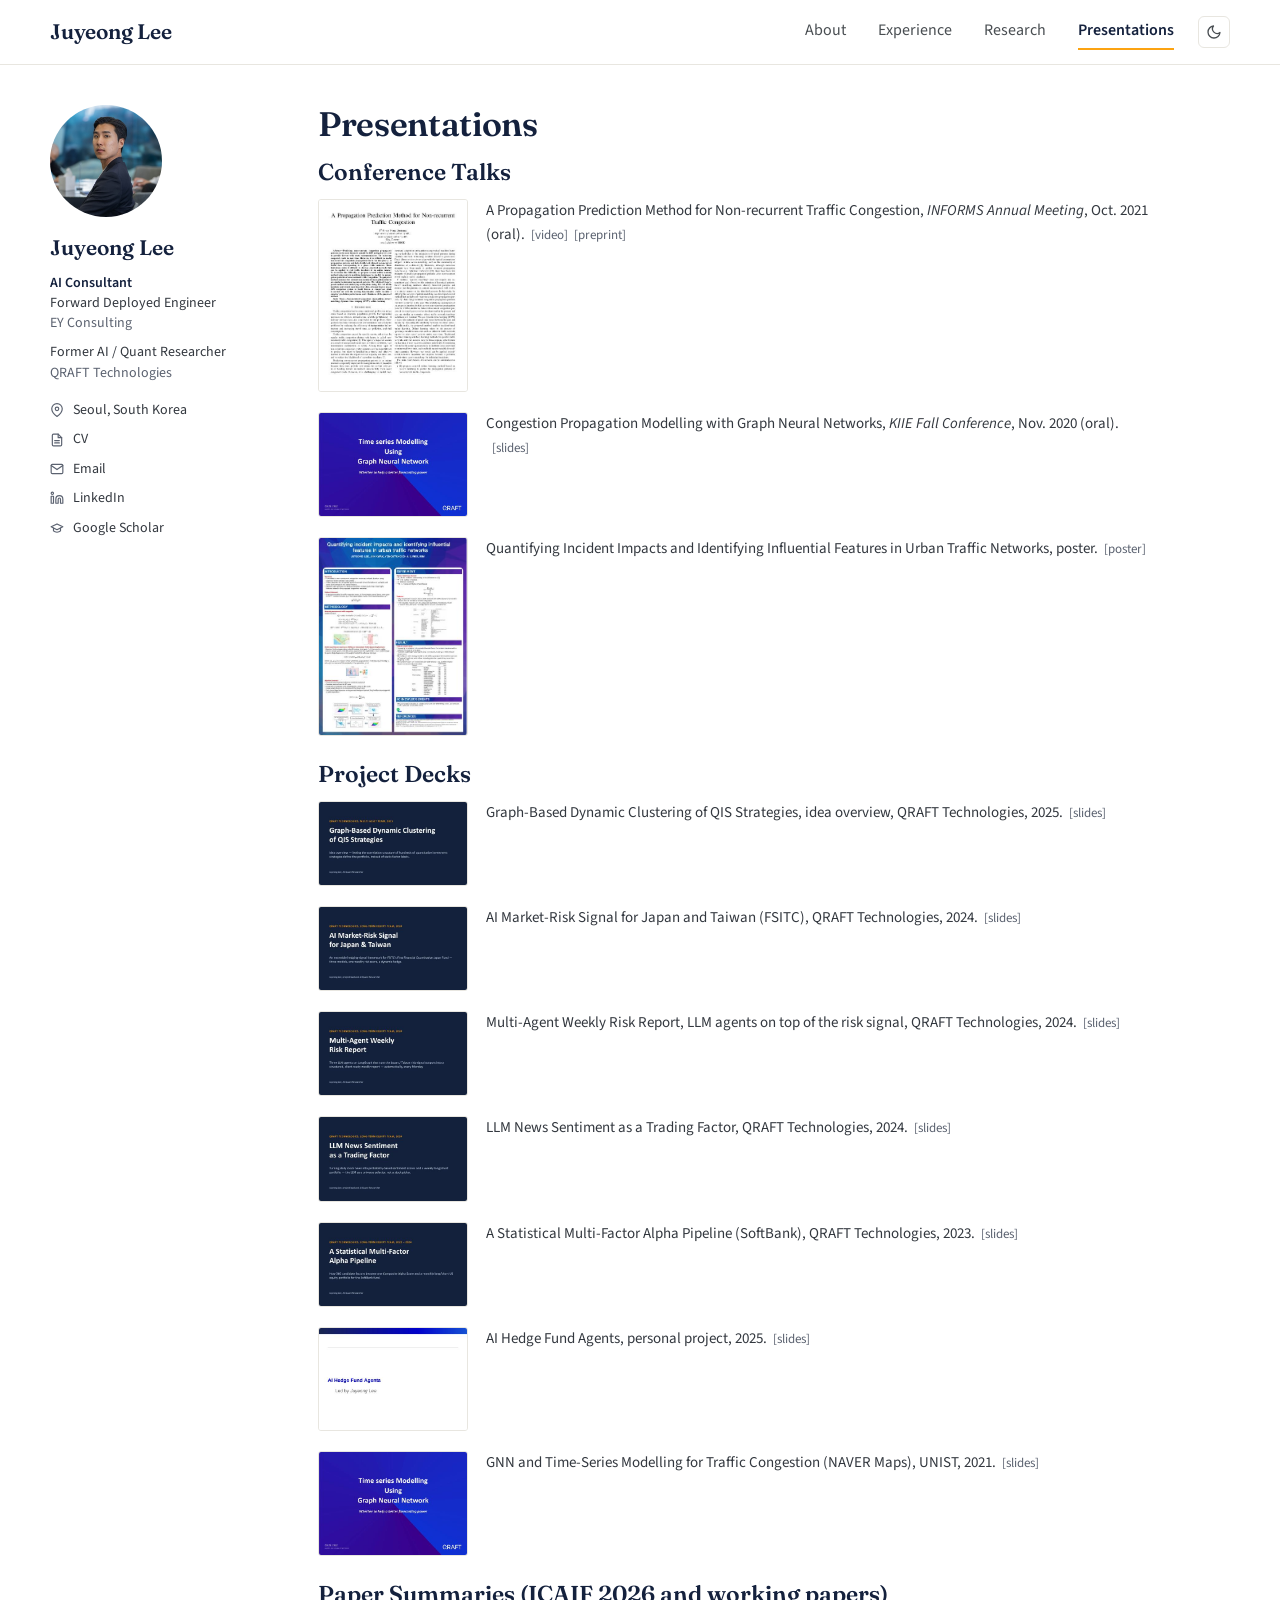
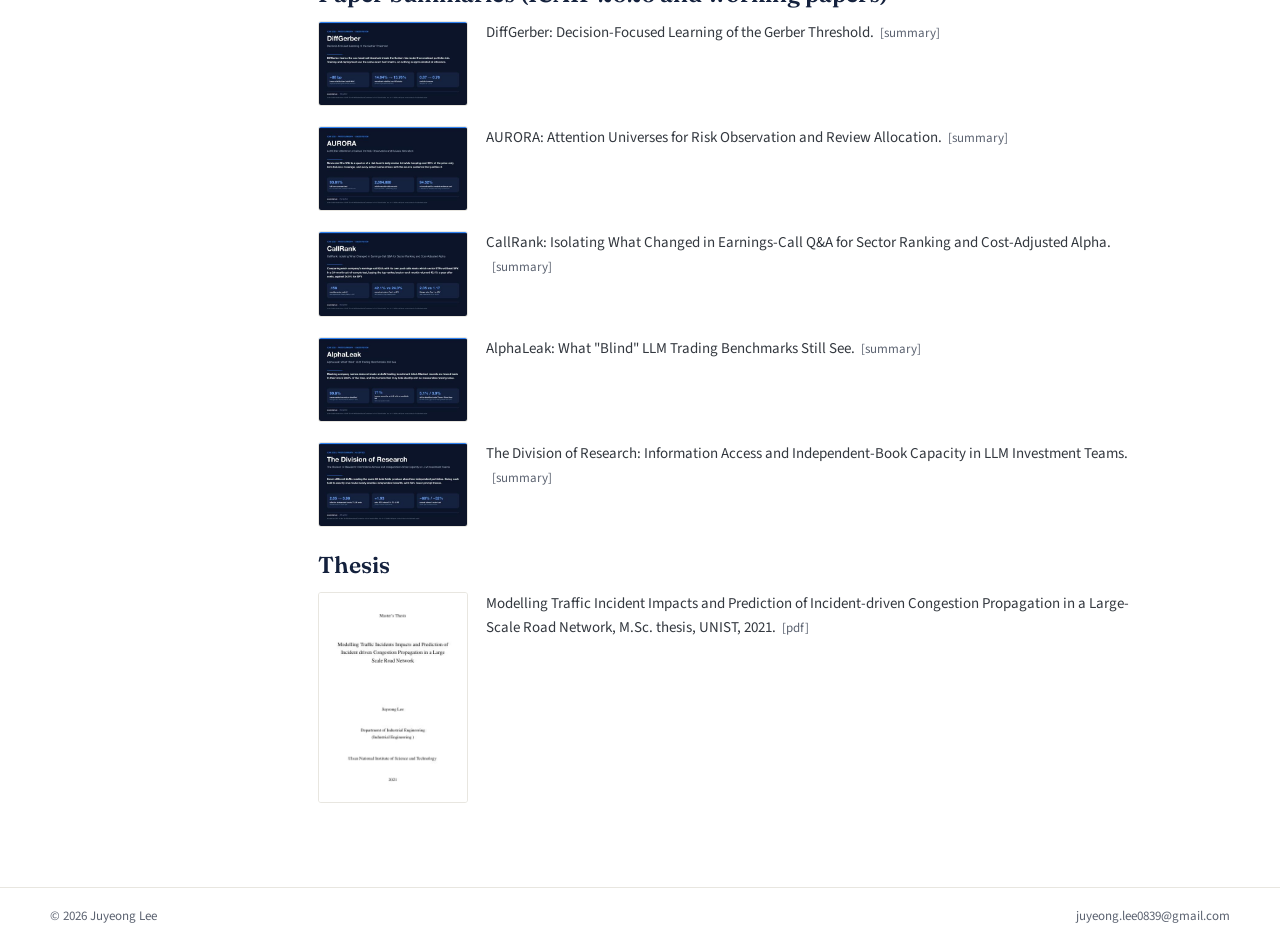
<file: presentations.html>
<!doctype html>
<html lang="en">
<head>
  <meta charset="utf-8">
  <meta name="viewport" content="width=device-width, initial-scale=1">
  <meta name="color-scheme" content="light">
  <meta name="theme-color" content="#ffffff">
  <script>(function(){try{var t=localStorage.getItem("theme");if(t==="dark"||t==="light"){document.documentElement.setAttribute("data-theme",t);}}catch(e){}})();</script>
  <title>Presentations - Juyeong Lee</title>
  <meta name="description" content="Juyeong Lee, AI Consultant (Forward Deployed Engineer) at EY Consulting; former AI / Quant Researcher at QRAFT Technologies; MSc Industrial Engineering, UNIST.">
  <meta property="og:title" content="Juyeong Lee">
  <meta property="og:description" content="AI Consultant at EY, former Quant Researcher at QRAFT Technologies, MSc UNIST">
  <meta property="og:image" content="assets/profile.jpg">
  <link rel="icon" href="data:image/svg+xml,<svg xmlns='http://www.w3.org/2000/svg' viewBox='0 0 32 32'><rect width='32' height='32' rx='6' fill='%2314213d'/><text x='16' y='22' font-family='Arial' font-weight='700' font-size='15' fill='white' text-anchor='middle'>JL</text></svg>">
  <link rel="preconnect" href="https://fonts.googleapis.com">
  <link rel="preconnect" href="https://fonts.gstatic.com" crossorigin>
  <link href="https://fonts.googleapis.com/css2?family=Fraunces:opsz,wght@9..144,400;9..144,600&amp;family=Source+Sans+3:ital,wght@0,400;0,600;1,400&amp;display=swap" rel="stylesheet">
  <link rel="stylesheet" href="styles.css?v=837b334f">
</head>
<body>
  <header class="masthead"><div class="masthead-inner">
    <a class="site-title" href="index.html">Juyeong Lee</a>
    <nav><a href="index.html">About</a><a href="experience.html">Experience</a><a href="research.html">Research</a><a href="presentations.html" class="active">Presentations</a></nav>
    <button class="theme-toggle" type="button" aria-label="Switch to dark mode" title="Switch to dark mode"><svg class="moon" viewBox="0 0 24 24" aria-hidden="true"><path d="M21 12.8A9 9 0 1 1 11.2 3a7 7 0 0 0 9.8 9.8z"/></svg><svg class="sun" viewBox="0 0 24 24" aria-hidden="true"><circle cx="12" cy="12" r="4"/><path d="M12 2v2M12 20v2M4.9 4.9l1.4 1.4M17.7 17.7l1.4 1.4M2 12h2M20 12h2M4.9 19.1l1.4-1.4M17.7 6.3l1.4-1.4"/></svg></button>
  </div></header>

  <div class="page">
    <aside class="sidebar"><div class="author">
      <img src="assets/profile.jpg" alt="Portrait of Juyeong Lee" width="112" height="112">
      <div class="name">Juyeong Lee</div>
      <div class="roles"><div class="role"><div class="t">AI Consultant</div><div class="s">Forward Deployed Engineer</div><div class="o">EY Consulting</div></div><div class="role prev"><div class="t">Former AI / Quant Researcher</div><div class="o">QRAFT Technologies</div></div></div>
      <ul><li><svg viewBox="0 0 24 24" aria-hidden="true"><path d="M21 10c0 7-9 13-9 13s-9-6-9-13a9 9 0 0 1 18 0z"></path><circle cx="12" cy="10" r="3"></circle></svg>Seoul, South Korea</li><li><svg viewBox="0 0 24 24" aria-hidden="true"><path d="M14 2H6a2 2 0 0 0-2 2v16a2 2 0 0 0 2 2h12a2 2 0 0 0 2-2V8z"></path><polyline points="14 2 14 8 20 8"></polyline><line x1="16" y1="13" x2="8" y2="13"></line><line x1="16" y1="17" x2="8" y2="17"></line></svg><a href="assets/JuyeongLee_CV.pdf" target="_blank" rel="noopener">CV</a></li><li><svg viewBox="0 0 24 24" aria-hidden="true"><path d="M4 4h16c1.1 0 2 .9 2 2v12c0 1.1-.9 2-2 2H4c-1.1 0-2-.9-2-2V6c0-1.1.9-2 2-2z"></path><polyline points="22,6 12,13 2,6"></polyline></svg><a href="mailto:juyeong.lee0839@gmail.com">Email</a></li><li><svg viewBox="0 0 24 24" aria-hidden="true"><path d="M16 8a6 6 0 0 1 6 6v7h-4v-7a2 2 0 0 0-2-2 2 2 0 0 0-2 2v7h-4v-7a6 6 0 0 1 6-6z"></path><rect x="2" y="9" width="4" height="12"></rect><circle cx="4" cy="4" r="2"></circle></svg><a href="https://www.linkedin.com/in/juyeong-lee-16bb20241/" target="_blank" rel="noopener">LinkedIn</a></li><li><svg viewBox="0 0 24 24" aria-hidden="true"><path d="M22 10 12 5 2 10l10 5 10-5z"></path><path d="M6 12v5c3 3 9 3 12 0v-5"></path></svg><a href="https://scholar.google.com/citations?user=ch1G8zUAAAAJ" target="_blank" rel="noopener">Google Scholar</a></li></ul>
    </div></aside>

    <main>
<h1>Presentations</h1>
<h2 style="margin-top: 14px">Conference Talks</h2>
<div class="thumb-row"><a href="docs/propagation-prediction.pdf" target="_blank" rel="noopener"><img src="assets/thumbs/propagation-prediction.jpg" alt="" loading="lazy"></a><div>A Propagation Prediction Method for Non-recurrent Traffic Congestion, <em>INFORMS Annual Meeting</em>, Oct. 2021 (oral).<a class="ref" href="https://drive.google.com/file/d/1pb86BXUoKX_lnevQpdqt7fWsWRHCVcF0/view" target="_blank" rel="noopener">[video]</a><a class="ref" href="docs/propagation-prediction.pdf" target="_blank" rel="noopener">[preprint]</a></div></div>
<div class="thumb-row"><a href="docs/gnn-traffic.pdf" target="_blank" rel="noopener"><img src="assets/thumbs/gnn-traffic.jpg" alt="" loading="lazy"></a><div>Congestion Propagation Modelling with Graph Neural Networks, <em>KIIE Fall Conference</em>, Nov. 2020 (oral).<a class="ref" href="docs/gnn-traffic.pdf" target="_blank" rel="noopener">[slides]</a></div></div>
<div class="thumb-row"><a href="docs/incident-impact-poster.pdf" target="_blank" rel="noopener"><img src="assets/thumbs/incident-impact-poster.jpg" alt="" loading="lazy"></a><div>Quantifying Incident Impacts and Identifying Influential Features in Urban Traffic Networks, poster.<a class="ref" href="docs/incident-impact-poster.pdf" target="_blank" rel="noopener">[poster]</a></div></div>
<h2 style="margin-top: 24px">Project Decks</h2>
<div class="thumb-row"><a href="docs/qis-graph-clustering-idea.pdf" target="_blank" rel="noopener"><img src="assets/thumbs/qis-graph-clustering-idea.jpg" alt="" loading="lazy"></a><div>Graph-Based Dynamic Clustering of QIS Strategies, idea overview, QRAFT Technologies, 2025.<a class="ref" href="docs/qis-graph-clustering-idea.pdf" target="_blank" rel="noopener">[slides]</a></div></div>
<div class="thumb-row"><a href="docs/risk-signal-japan-taiwan.pdf" target="_blank" rel="noopener"><img src="assets/thumbs/risk-signal-japan-taiwan.jpg" alt="" loading="lazy"></a><div>AI Market-Risk Signal for Japan and Taiwan (FSITC), QRAFT Technologies, 2024.<a class="ref" href="docs/risk-signal-japan-taiwan.pdf" target="_blank" rel="noopener">[slides]</a></div></div>
<div class="thumb-row"><a href="docs/multi-agent-weekly-risk-report.pdf" target="_blank" rel="noopener"><img src="assets/thumbs/multi-agent-weekly-risk-report.jpg" alt="" loading="lazy"></a><div>Multi-Agent Weekly Risk Report, LLM agents on top of the risk signal, QRAFT Technologies, 2024.<a class="ref" href="docs/multi-agent-weekly-risk-report.pdf" target="_blank" rel="noopener">[slides]</a></div></div>
<div class="thumb-row"><a href="docs/llm-sentiment-strategy.pdf" target="_blank" rel="noopener"><img src="assets/thumbs/llm-sentiment-strategy.jpg" alt="" loading="lazy"></a><div>LLM News Sentiment as a Trading Factor, QRAFT Technologies, 2024.<a class="ref" href="docs/llm-sentiment-strategy.pdf" target="_blank" rel="noopener">[slides]</a></div></div>
<div class="thumb-row"><a href="docs/multi-factor-alpha-pipeline.pdf" target="_blank" rel="noopener"><img src="assets/thumbs/multi-factor-alpha-pipeline.jpg" alt="" loading="lazy"></a><div>A Statistical Multi-Factor Alpha Pipeline (SoftBank), QRAFT Technologies, 2023.<a class="ref" href="docs/multi-factor-alpha-pipeline.pdf" target="_blank" rel="noopener">[slides]</a></div></div>
<div class="thumb-row"><a href="docs/ai-hedge-fund-agents.pdf" target="_blank" rel="noopener"><img src="assets/thumbs/ai-hedge-fund-agents.jpg" alt="" loading="lazy"></a><div>AI Hedge Fund Agents, personal project, 2025.<a class="ref" href="docs/ai-hedge-fund-agents.pdf" target="_blank" rel="noopener">[slides]</a></div></div>
<div class="thumb-row"><a href="docs/gnn-traffic.pdf" target="_blank" rel="noopener"><img src="assets/thumbs/gnn-traffic.jpg" alt="" loading="lazy"></a><div>GNN and Time-Series Modelling for Traffic Congestion (NAVER Maps), UNIST, 2021.<a class="ref" href="docs/gnn-traffic.pdf" target="_blank" rel="noopener">[slides]</a></div></div>
<h2 style="margin-top: 24px">Paper Summaries (ICAIF 2026 and working papers)</h2>
<div class="thumb-row"><a href="docs/icaif/diffgerber.pdf" target="_blank" rel="noopener"><img src="assets/thumbs/icaif-diffgerber.jpg" alt="" loading="lazy"></a><div>DiffGerber: Decision-Focused Learning of the Gerber Threshold.<a class="ref" href="docs/icaif/diffgerber.pdf" target="_blank" rel="noopener">[summary]</a></div></div>
<div class="thumb-row"><a href="docs/icaif/aurora.pdf" target="_blank" rel="noopener"><img src="assets/thumbs/icaif-aurora.jpg" alt="" loading="lazy"></a><div>AURORA: Attention Universes for Risk Observation and Review Allocation.<a class="ref" href="docs/icaif/aurora.pdf" target="_blank" rel="noopener">[summary]</a></div></div>
<div class="thumb-row"><a href="docs/icaif/callrank.pdf" target="_blank" rel="noopener"><img src="assets/thumbs/icaif-callrank.jpg" alt="" loading="lazy"></a><div>CallRank: Isolating What Changed in Earnings-Call Q&amp;A for Sector Ranking and Cost-Adjusted Alpha.<a class="ref" href="docs/icaif/callrank.pdf" target="_blank" rel="noopener">[summary]</a></div></div>
<div class="thumb-row"><a href="docs/icaif/alphaleak.pdf" target="_blank" rel="noopener"><img src="assets/thumbs/icaif-alphaleak.jpg" alt="" loading="lazy"></a><div>AlphaLeak: What "Blind" LLM Trading Benchmarks Still See.<a class="ref" href="docs/icaif/alphaleak.pdf" target="_blank" rel="noopener">[summary]</a></div></div>
<div class="thumb-row"><a href="docs/icaif/division-of-research.pdf" target="_blank" rel="noopener"><img src="assets/thumbs/icaif-division-of-research.jpg" alt="" loading="lazy"></a><div>The Division of Research: Information Access and Independent-Book Capacity in LLM Investment Teams.<a class="ref" href="docs/icaif/division-of-research.pdf" target="_blank" rel="noopener">[summary]</a></div></div>
<h2 style="margin-top: 24px">Thesis</h2>
<div class="thumb-row"><a href="docs/ms-thesis.pdf" target="_blank" rel="noopener"><img src="assets/thumbs/ms-thesis.jpg" alt="" loading="lazy"></a><div>Modelling Traffic Incident Impacts and Prediction of Incident-driven Congestion Propagation in a Large-Scale Road Network, M.Sc. thesis, UNIST, 2021.<a class="ref" href="docs/ms-thesis.pdf" target="_blank" rel="noopener">[pdf]</a></div></div>
    </main>
  </div>

  <footer><div class="inner"><span>© 2026 Juyeong Lee</span><span><a href="mailto:juyeong.lee0839@gmail.com">juyeong.lee0839@gmail.com</a></span></div></footer>
  <script>
  (function () {
    var root = document.documentElement, btn = document.querySelector(".theme-toggle");
    if (!btn) return;
    var meta = document.querySelector('meta[name="theme-color"]');
    function current() { return root.getAttribute("data-theme") === "dark" ? "dark" : "light"; }
    function label() {
      var dark = current() === "dark", t = dark ? "Switch to light mode" : "Switch to dark mode";
      btn.setAttribute("aria-label", t); btn.title = t;
      if (meta) meta.setAttribute("content", dark ? "#151618" : "#ffffff");
    }
    btn.addEventListener("click", function () {
      var next = current() === "dark" ? "light" : "dark";
      root.setAttribute("data-theme", next);
      try { localStorage.setItem("theme", next); } catch (e) {}
      label();
    });
    label();
  })();
  // Email links: a mailto: link does nothing on a machine without a mail app, so a click also copies the address and says so.
  (function () {
    function fallback(text) {
      try {
        var ta = document.createElement("textarea"); ta.value = text; ta.setAttribute("readonly", ""); ta.style.position = "fixed"; ta.style.opacity = "0";
        document.body.appendChild(ta); ta.select(); var ok = document.execCommand("copy"); document.body.removeChild(ta); return ok;
      } catch (e) { return false; }
    }
    Array.prototype.forEach.call(document.querySelectorAll('a[href^="mailto:"]'), function (a) {
      var addr = a.getAttribute("href").slice(7), text = a.textContent, timer;
      a.title = addr + " (click to copy)";
      function done(ok) {
        if (!ok) return;
        a.textContent = "Copied: " + addr;
        clearTimeout(timer); timer = setTimeout(function () { a.textContent = text; }, 2200);
      }
      a.addEventListener("click", function () {
        if (navigator.clipboard && navigator.clipboard.writeText) navigator.clipboard.writeText(addr).then(function () { done(true); }, function () { done(fallback(addr)); });
        else done(fallback(addr));
      });
    });
  })();
  </script>
</body>
</html>
</file>
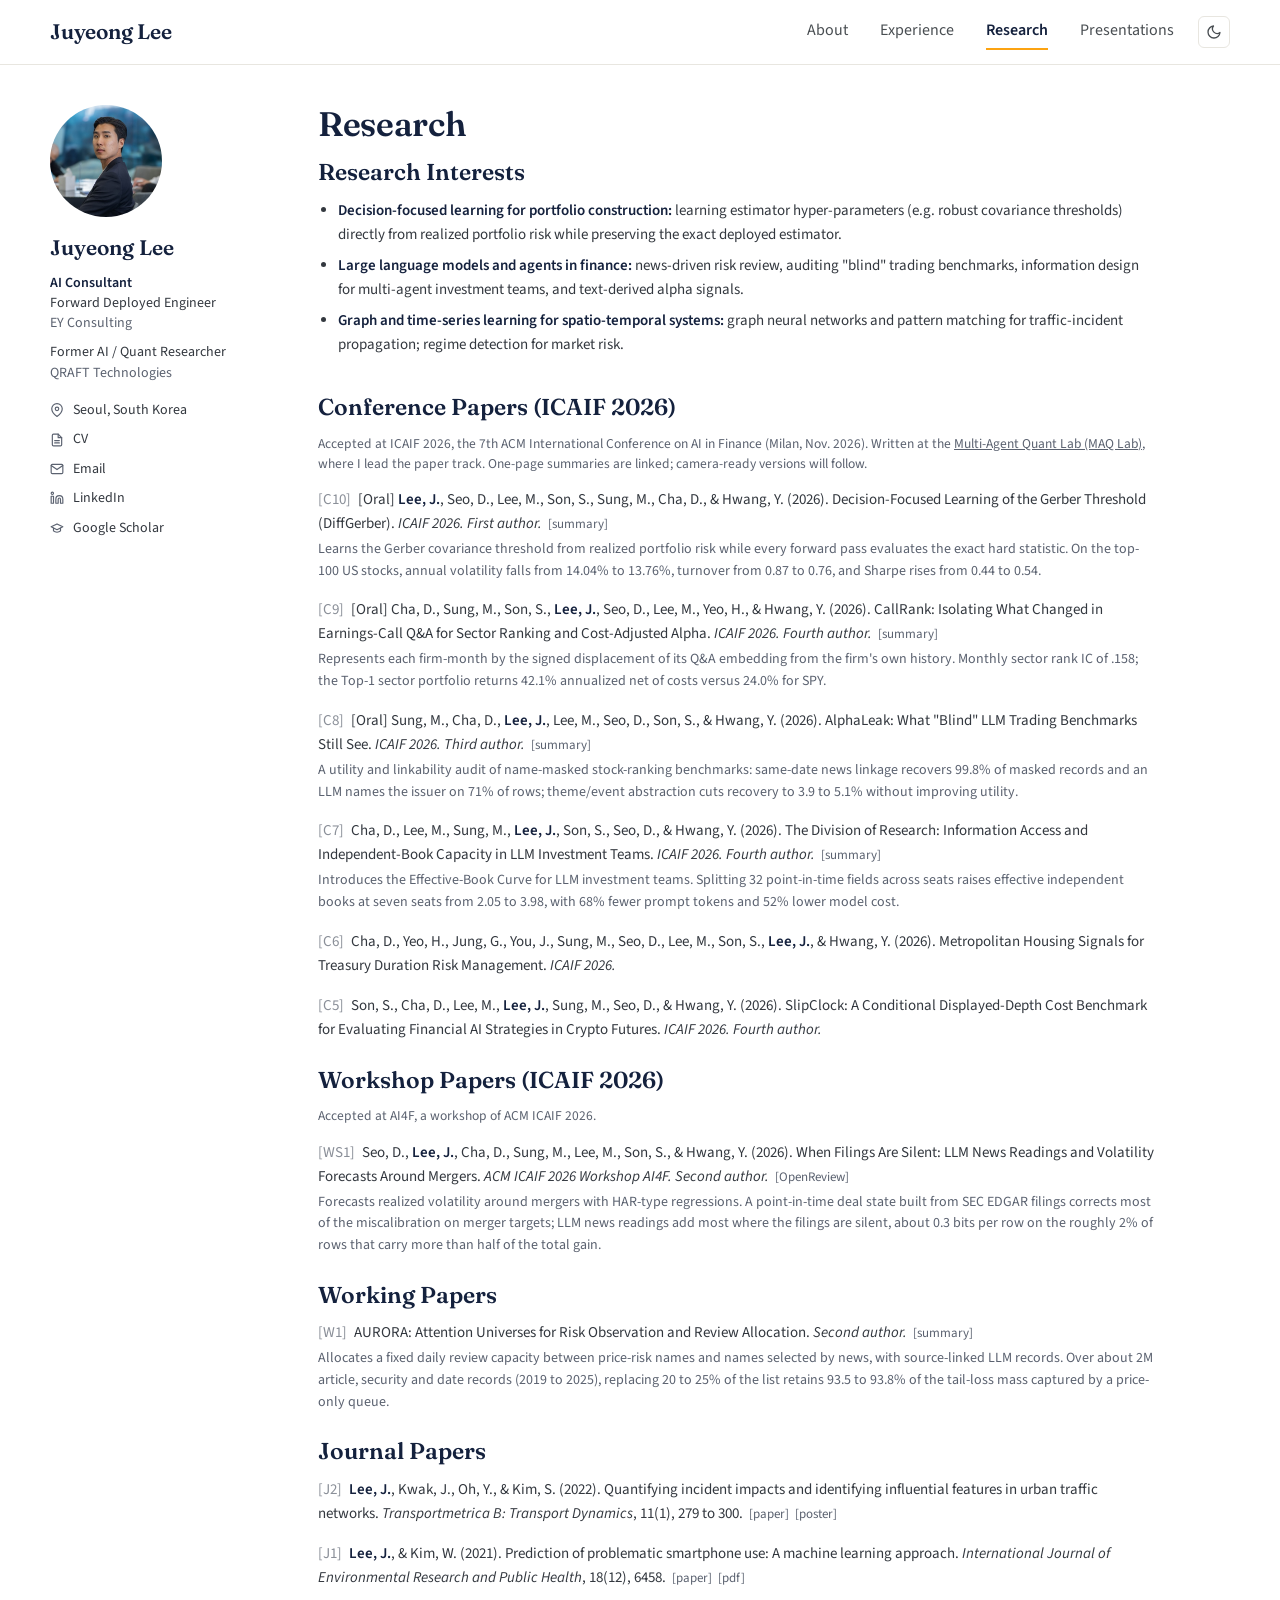
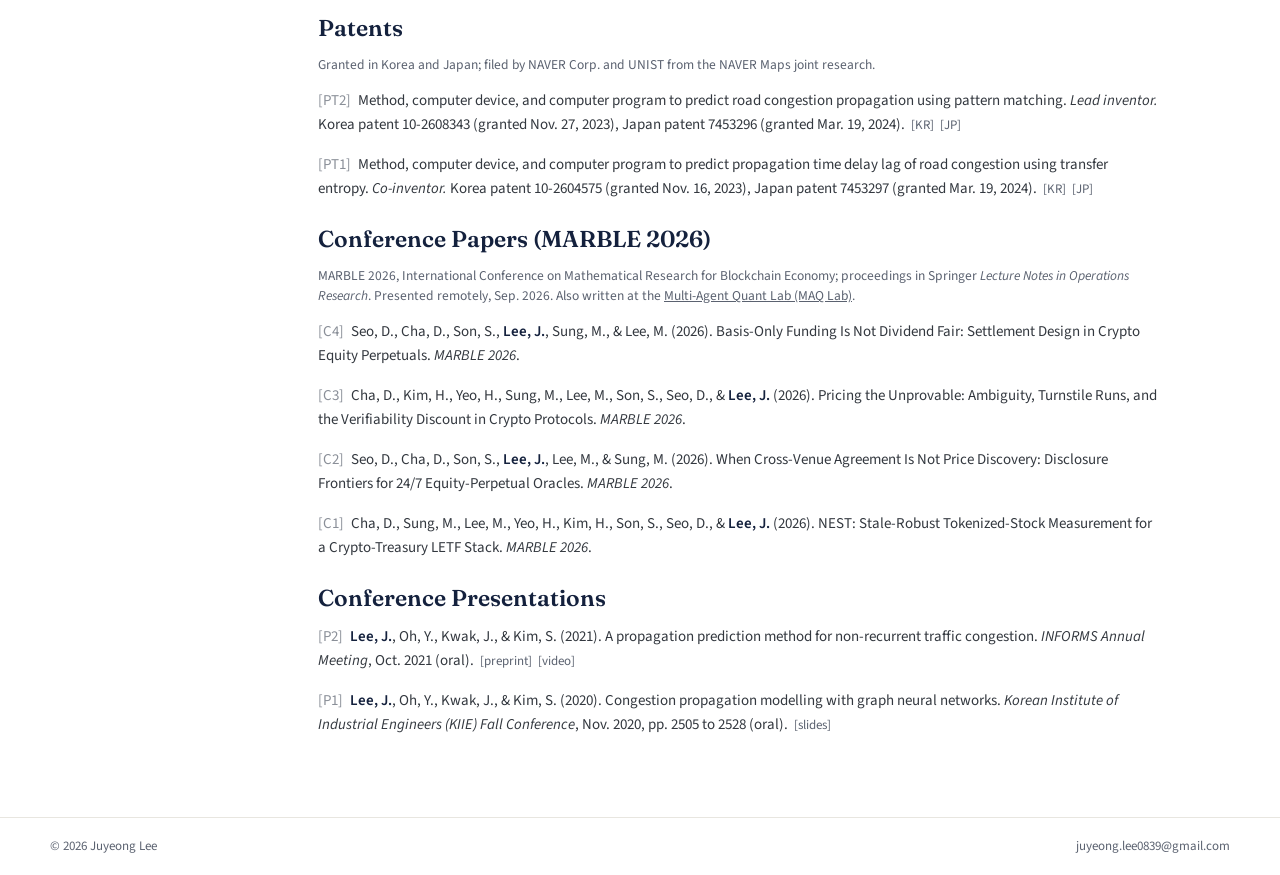
<file: research.html>
<!doctype html>
<html lang="en">
<head>
  <meta charset="utf-8">
  <meta name="viewport" content="width=device-width, initial-scale=1">
  <meta name="color-scheme" content="light">
  <meta name="theme-color" content="#ffffff">
  <script>(function(){try{var t=localStorage.getItem("theme");if(t==="dark"||t==="light"){document.documentElement.setAttribute("data-theme",t);}}catch(e){}})();</script>
  <title>Research - Juyeong Lee</title>
  <meta name="description" content="Juyeong Lee, AI Consultant (Forward Deployed Engineer) at EY Consulting; former AI / Quant Researcher at QRAFT Technologies; MSc Industrial Engineering, UNIST.">
  <meta property="og:title" content="Juyeong Lee">
  <meta property="og:description" content="AI Consultant at EY, former Quant Researcher at QRAFT Technologies, MSc UNIST">
  <meta property="og:image" content="assets/profile.jpg">
  <link rel="icon" href="data:image/svg+xml,<svg xmlns='http://www.w3.org/2000/svg' viewBox='0 0 32 32'><rect width='32' height='32' rx='6' fill='%2314213d'/><text x='16' y='22' font-family='Arial' font-weight='700' font-size='15' fill='white' text-anchor='middle'>JL</text></svg>">
  <link rel="preconnect" href="https://fonts.googleapis.com">
  <link rel="preconnect" href="https://fonts.gstatic.com" crossorigin>
  <link href="https://fonts.googleapis.com/css2?family=Fraunces:opsz,wght@9..144,400;9..144,600&amp;family=Source+Sans+3:ital,wght@0,400;0,600;1,400&amp;display=swap" rel="stylesheet">
  <link rel="stylesheet" href="styles.css?v=837b334f">
</head>
<body>
  <header class="masthead"><div class="masthead-inner">
    <a class="site-title" href="index.html">Juyeong Lee</a>
    <nav><a href="index.html">About</a><a href="experience.html">Experience</a><a href="research.html" class="active">Research</a><a href="presentations.html">Presentations</a></nav>
    <button class="theme-toggle" type="button" aria-label="Switch to dark mode" title="Switch to dark mode"><svg class="moon" viewBox="0 0 24 24" aria-hidden="true"><path d="M21 12.8A9 9 0 1 1 11.2 3a7 7 0 0 0 9.8 9.8z"/></svg><svg class="sun" viewBox="0 0 24 24" aria-hidden="true"><circle cx="12" cy="12" r="4"/><path d="M12 2v2M12 20v2M4.9 4.9l1.4 1.4M17.7 17.7l1.4 1.4M2 12h2M20 12h2M4.9 19.1l1.4-1.4M17.7 6.3l1.4-1.4"/></svg></button>
  </div></header>

  <div class="page">
    <aside class="sidebar"><div class="author">
      <img src="assets/profile.jpg" alt="Portrait of Juyeong Lee" width="112" height="112">
      <div class="name">Juyeong Lee</div>
      <div class="roles"><div class="role"><div class="t">AI Consultant</div><div class="s">Forward Deployed Engineer</div><div class="o">EY Consulting</div></div><div class="role prev"><div class="t">Former AI / Quant Researcher</div><div class="o">QRAFT Technologies</div></div></div>
      <ul><li><svg viewBox="0 0 24 24" aria-hidden="true"><path d="M21 10c0 7-9 13-9 13s-9-6-9-13a9 9 0 0 1 18 0z"></path><circle cx="12" cy="10" r="3"></circle></svg>Seoul, South Korea</li><li><svg viewBox="0 0 24 24" aria-hidden="true"><path d="M14 2H6a2 2 0 0 0-2 2v16a2 2 0 0 0 2 2h12a2 2 0 0 0 2-2V8z"></path><polyline points="14 2 14 8 20 8"></polyline><line x1="16" y1="13" x2="8" y2="13"></line><line x1="16" y1="17" x2="8" y2="17"></line></svg><a href="assets/JuyeongLee_CV.pdf" target="_blank" rel="noopener">CV</a></li><li><svg viewBox="0 0 24 24" aria-hidden="true"><path d="M4 4h16c1.1 0 2 .9 2 2v12c0 1.1-.9 2-2 2H4c-1.1 0-2-.9-2-2V6c0-1.1.9-2 2-2z"></path><polyline points="22,6 12,13 2,6"></polyline></svg><a href="mailto:juyeong.lee0839@gmail.com">Email</a></li><li><svg viewBox="0 0 24 24" aria-hidden="true"><path d="M16 8a6 6 0 0 1 6 6v7h-4v-7a2 2 0 0 0-2-2 2 2 0 0 0-2 2v7h-4v-7a6 6 0 0 1 6-6z"></path><rect x="2" y="9" width="4" height="12"></rect><circle cx="4" cy="4" r="2"></circle></svg><a href="https://www.linkedin.com/in/juyeong-lee-16bb20241/" target="_blank" rel="noopener">LinkedIn</a></li><li><svg viewBox="0 0 24 24" aria-hidden="true"><path d="M22 10 12 5 2 10l10 5 10-5z"></path><path d="M6 12v5c3 3 9 3 12 0v-5"></path></svg><a href="https://scholar.google.com/citations?user=ch1G8zUAAAAJ" target="_blank" rel="noopener">Google Scholar</a></li></ul>
    </div></aside>

    <main>
<h1>Research</h1>
<h2 style="margin-top: 14px">Research Interests</h2>
<ul class="list plain"><li><span class="k">Decision-focused learning for portfolio construction:</span> learning estimator hyper-parameters (e.g. robust covariance thresholds) directly from realized portfolio risk while preserving the exact deployed estimator.</li><li><span class="k">Large language models and agents in finance:</span> news-driven risk review, auditing "blind" trading benchmarks, information design for multi-agent investment teams, and text-derived alpha signals.</li><li><span class="k">Graph and time-series learning for spatio-temporal systems:</span> graph neural networks and pattern matching for traffic-incident propagation; regime detection for market risk.</li></ul>
<h2>Conference Papers (ICAIF 2026)</h2>
<p class="note">Accepted at ICAIF 2026, the 7th ACM International Conference on AI in Finance (Milan, Nov. 2026). Written at the <a href="https://multi-agent-quant-lab.github.io/" target="_blank" rel="noopener" style="color: inherit">Multi-Agent Quant Lab (MAQ Lab)</a>, where I lead the paper track. One-page summaries are linked; camera-ready versions will follow.</p>
<div class="pub"><span class="id">[C10]</span> [Oral] <span class="k">Lee, J.</span>, Seo, D., Lee, M., Son, S., Sung, M., Cha, D., &amp; Hwang, Y. (2026). Decision-Focused Learning of the Gerber Threshold (DiffGerber). <em>ICAIF 2026. First author.</em><a class="ref" href="docs/icaif/diffgerber.pdf" target="_blank" rel="noopener">[summary]</a><div class="extra">Learns the Gerber covariance threshold from realized portfolio risk while every forward pass evaluates the exact hard statistic. On the top-100 US stocks, annual volatility falls from 14.04% to 13.76%, turnover from 0.87 to 0.76, and Sharpe rises from 0.44 to 0.54.</div></div>
<div class="pub"><span class="id">[C9]</span> [Oral] Cha, D., Sung, M., Son, S., <span class="k">Lee, J.</span>, Seo, D., Lee, M., Yeo, H., &amp; Hwang, Y. (2026). CallRank: Isolating What Changed in Earnings-Call Q&amp;A for Sector Ranking and Cost-Adjusted Alpha. <em>ICAIF 2026. Fourth author.</em><a class="ref" href="docs/icaif/callrank.pdf" target="_blank" rel="noopener">[summary]</a><div class="extra">Represents each firm-month by the signed displacement of its Q&amp;A embedding from the firm's own history. Monthly sector rank IC of .158; the Top-1 sector portfolio returns 42.1% annualized net of costs versus 24.0% for SPY.</div></div>
<div class="pub"><span class="id">[C8]</span> [Oral] Sung, M., Cha, D., <span class="k">Lee, J.</span>, Lee, M., Seo, D., Son, S., &amp; Hwang, Y. (2026). AlphaLeak: What "Blind" LLM Trading Benchmarks Still See. <em>ICAIF 2026. Third author.</em><a class="ref" href="docs/icaif/alphaleak.pdf" target="_blank" rel="noopener">[summary]</a><div class="extra">A utility and linkability audit of name-masked stock-ranking benchmarks: same-date news linkage recovers 99.8% of masked records and an LLM names the issuer on 71% of rows; theme/event abstraction cuts recovery to 3.9 to 5.1% without improving utility.</div></div>
<div class="pub"><span class="id">[C7]</span> Cha, D., Lee, M., Sung, M., <span class="k">Lee, J.</span>, Son, S., Seo, D., &amp; Hwang, Y. (2026). The Division of Research: Information Access and Independent-Book Capacity in LLM Investment Teams. <em>ICAIF 2026. Fourth author.</em><a class="ref" href="docs/icaif/division-of-research.pdf" target="_blank" rel="noopener">[summary]</a><div class="extra">Introduces the Effective-Book Curve for LLM investment teams. Splitting 32 point-in-time fields across seats raises effective independent books at seven seats from 2.05 to 3.98, with 68% fewer prompt tokens and 52% lower model cost.</div></div>
<div class="pub"><span class="id">[C6]</span> Cha, D., Yeo, H., Jung, G., You, J., Sung, M., Seo, D., Lee, M., Son, S., <span class="k">Lee, J.</span>, &amp; Hwang, Y. (2026). Metropolitan Housing Signals for Treasury Duration Risk Management. <em>ICAIF 2026.</em></div>
<div class="pub"><span class="id">[C5]</span> Son, S., Cha, D., Lee, M., <span class="k">Lee, J.</span>, Sung, M., Seo, D., &amp; Hwang, Y. (2026). SlipClock: A Conditional Displayed-Depth Cost Benchmark for Evaluating Financial AI Strategies in Crypto Futures. <em>ICAIF 2026. Fourth author.</em></div>
<h2 style="margin-top: 24px">Workshop Papers (ICAIF 2026)</h2>
<p class="note">Accepted at AI4F, a workshop of ACM ICAIF 2026.</p>
<div class="pub"><span class="id">[WS1]</span> Seo, D., <span class="k">Lee, J.</span>, Cha, D., Sung, M., Lee, M., Son, S., &amp; Hwang, Y. (2026). When Filings Are Silent: LLM News Readings and Volatility Forecasts Around Mergers. <em>ACM ICAIF 2026 Workshop AI4F. Second author.</em><a class="ref" href="https://openreview.net/forum?id=Ha0vPKS19x" target="_blank" rel="noopener">[OpenReview]</a><div class="extra">Forecasts realized volatility around mergers with HAR-type regressions. A point-in-time deal state built from SEC EDGAR filings corrects most of the miscalibration on merger targets; LLM news readings add most where the filings are silent, about 0.3 bits per row on the roughly 2% of rows that carry more than half of the total gain.</div></div>
<h2 style="margin-top: 24px">Working Papers</h2>
<div class="pub"><span class="id">[W1]</span> AURORA: Attention Universes for Risk Observation and Review Allocation. <em>Second author.</em><a class="ref" href="docs/icaif/aurora.pdf" target="_blank" rel="noopener">[summary]</a><div class="extra">Allocates a fixed daily review capacity between price-risk names and names selected by news, with source-linked LLM records. Over about 2M article, security and date records (2019 to 2025), replacing 20 to 25% of the list retains 93.5 to 93.8% of the tail-loss mass captured by a price-only queue.</div></div>
<h2 style="margin-top: 24px">Journal Papers</h2>
<div class="pub"><span class="id">[J2]</span> <span class="k">Lee, J.</span>, Kwak, J., Oh, Y., &amp; Kim, S. (2022). Quantifying incident impacts and identifying influential features in urban traffic networks. <em>Transportmetrica B: Transport Dynamics</em>, 11(1), 279 to 300.<a class="ref" href="https://doi.org/10.1080/21680566.2022.2063205" target="_blank" rel="noopener">[paper]</a><a class="ref" href="docs/incident-impact-poster.pdf" target="_blank" rel="noopener">[poster]</a></div>
<div class="pub"><span class="id">[J1]</span> <span class="k">Lee, J.</span>, &amp; Kim, W. (2021). Prediction of problematic smartphone use: A machine learning approach. <em>International Journal of Environmental Research and Public Health</em>, 18(12), 6458.<a class="ref" href="https://doi.org/10.3390/ijerph18126458" target="_blank" rel="noopener">[paper]</a><a class="ref" href="docs/smartphone-use.pdf" target="_blank" rel="noopener">[pdf]</a></div>
<h2 style="margin-top: 24px">Patents</h2>
<p class="note">Granted in Korea and Japan; filed by NAVER Corp. and UNIST from the NAVER Maps joint research.</p>
<div class="pub"><span class="id">[PT2]</span> Method, computer device, and computer program to predict road congestion propagation using pattern matching. <em>Lead inventor.</em> Korea patent 10-2608343 (granted Nov. 27, 2023), Japan patent 7453296 (granted Mar. 19, 2024).<a class="ref" href="https://patents.google.com/patent/KR102608343B1/en" target="_blank" rel="noopener">[KR]</a><a class="ref" href="https://patents.google.com/patent/JP7453296B2/en" target="_blank" rel="noopener">[JP]</a></div>
<div class="pub"><span class="id">[PT1]</span> Method, computer device, and computer program to predict propagation time delay lag of road congestion using transfer entropy. <em>Co-inventor.</em> Korea patent 10-2604575 (granted Nov. 16, 2023), Japan patent 7453297 (granted Mar. 19, 2024).<a class="ref" href="https://patents.google.com/patent/KR102604575B1/en" target="_blank" rel="noopener">[KR]</a><a class="ref" href="https://patents.google.com/patent/JP7453297B2/en" target="_blank" rel="noopener">[JP]</a></div>
<h2 style="margin-top: 24px">Conference Papers (MARBLE 2026)</h2>
<p class="note">MARBLE 2026, International Conference on Mathematical Research for Blockchain Economy; proceedings in Springer <em>Lecture Notes in Operations Research</em>. Presented remotely, Sep. 2026. Also written at the <a href="https://multi-agent-quant-lab.github.io/" target="_blank" rel="noopener" style="color: inherit">Multi-Agent Quant Lab (MAQ Lab)</a>.</p>
<div class="pub"><span class="id">[C4]</span> Seo, D., Cha, D., Son, S., <span class="k">Lee, J.</span>, Sung, M., &amp; Lee, M. (2026). Basis-Only Funding Is Not Dividend Fair: Settlement Design in Crypto Equity Perpetuals. <em>MARBLE 2026</em>.</div>
<div class="pub"><span class="id">[C3]</span> Cha, D., Kim, H., Yeo, H., Sung, M., Lee, M., Son, S., Seo, D., &amp; <span class="k">Lee, J.</span> (2026). Pricing the Unprovable: Ambiguity, Turnstile Runs, and the Verifiability Discount in Crypto Protocols. <em>MARBLE 2026</em>.</div>
<div class="pub"><span class="id">[C2]</span> Seo, D., Cha, D., Son, S., <span class="k">Lee, J.</span>, Lee, M., &amp; Sung, M. (2026). When Cross-Venue Agreement Is Not Price Discovery: Disclosure Frontiers for 24/7 Equity-Perpetual Oracles. <em>MARBLE 2026</em>.</div>
<div class="pub"><span class="id">[C1]</span> Cha, D., Sung, M., Lee, M., Yeo, H., Kim, H., Son, S., Seo, D., &amp; <span class="k">Lee, J.</span> (2026). NEST: Stale-Robust Tokenized-Stock Measurement for a Crypto-Treasury LETF Stack. <em>MARBLE 2026</em>.</div>
<h2 style="margin-top: 24px">Conference Presentations</h2>
<div class="pub"><span class="id">[P2]</span> <span class="k">Lee, J.</span>, Oh, Y., Kwak, J., &amp; Kim, S. (2021). A propagation prediction method for non-recurrent traffic congestion. <em>INFORMS Annual Meeting</em>, Oct. 2021 (oral).<a class="ref" href="docs/propagation-prediction.pdf" target="_blank" rel="noopener">[preprint]</a><a class="ref" href="https://drive.google.com/file/d/1pb86BXUoKX_lnevQpdqt7fWsWRHCVcF0/view" target="_blank" rel="noopener">[video]</a></div>
<div class="pub"><span class="id">[P1]</span> <span class="k">Lee, J.</span>, Oh, Y., Kwak, J., &amp; Kim, S. (2020). Congestion propagation modelling with graph neural networks. <em>Korean Institute of Industrial Engineers (KIIE) Fall Conference</em>, Nov. 2020, pp. 2505 to 2528 (oral).<a class="ref" href="docs/gnn-traffic.pdf" target="_blank" rel="noopener">[slides]</a></div>
    </main>
  </div>

  <footer><div class="inner"><span>© 2026 Juyeong Lee</span><span><a href="mailto:juyeong.lee0839@gmail.com">juyeong.lee0839@gmail.com</a></span></div></footer>
  <script>
  (function () {
    var root = document.documentElement, btn = document.querySelector(".theme-toggle");
    if (!btn) return;
    var meta = document.querySelector('meta[name="theme-color"]');
    function current() { return root.getAttribute("data-theme") === "dark" ? "dark" : "light"; }
    function label() {
      var dark = current() === "dark", t = dark ? "Switch to light mode" : "Switch to dark mode";
      btn.setAttribute("aria-label", t); btn.title = t;
      if (meta) meta.setAttribute("content", dark ? "#151618" : "#ffffff");
    }
    btn.addEventListener("click", function () {
      var next = current() === "dark" ? "light" : "dark";
      root.setAttribute("data-theme", next);
      try { localStorage.setItem("theme", next); } catch (e) {}
      label();
    });
    label();
  })();
  // Email links: a mailto: link does nothing on a machine without a mail app, so a click also copies the address and says so.
  (function () {
    function fallback(text) {
      try {
        var ta = document.createElement("textarea"); ta.value = text; ta.setAttribute("readonly", ""); ta.style.position = "fixed"; ta.style.opacity = "0";
        document.body.appendChild(ta); ta.select(); var ok = document.execCommand("copy"); document.body.removeChild(ta); return ok;
      } catch (e) { return false; }
    }
    Array.prototype.forEach.call(document.querySelectorAll('a[href^="mailto:"]'), function (a) {
      var addr = a.getAttribute("href").slice(7), text = a.textContent, timer;
      a.title = addr + " (click to copy)";
      function done(ok) {
        if (!ok) return;
        a.textContent = "Copied: " + addr;
        clearTimeout(timer); timer = setTimeout(function () { a.textContent = text; }, 2200);
      }
      a.addEventListener("click", function () {
        if (navigator.clipboard && navigator.clipboard.writeText) navigator.clipboard.writeText(addr).then(function () { done(true); }, function () { done(fallback(addr)); });
        else done(fallback(addr));
      });
    });
  })();
  </script>
</body>
</html>
</file>
<file: styles.css>
/* Sidebar layout: photo and title on the left, plain sections on the right */
:root {
  --ink: #14213d;
  --text: #33383f;
  --muted: #5b6270;
  --light: #8a8f98;
  --line: #e8e6e0;
  --box: #f7f5f0;
  --bg: #ffffff;
  --accent: #fca311;
  --nav: #494e52;
  --tile: #ffffff;
  --chip: #14213d;
  --chip-line: #14213d;
  color-scheme: light;
  --display: Fraunces, Georgia, serif;
  --body: "Source Sans 3", system-ui, -apple-system, "Segoe UI", Roboto, sans-serif;
}
/* dark theme: light by default; dark only when the toggle has set data-theme="dark" (stored in localStorage) */
:root[data-theme="dark"] {
  --ink: #eeeeec;
  --text: #cfd1d5;
  --muted: #9da1a8;
  --light: #7c8088;
  --line: #2f3035;
  --box: #1e1f23;
  --bg: #151618;
  --nav: #b4b8be;
  --tile: #ececea;
  --chip: #14213d;
  --chip-line: #34446e;
  color-scheme: dark;
}
* { box-sizing: border-box; }
html { scroll-behavior: smooth; background: var(--bg); }
body { margin: 0; background: var(--bg); color: var(--text); font: 400 15px/1.6 var(--body); -webkit-font-smoothing: antialiased; }
a { color: var(--ink); }
h1, h2, h3, p, ul { margin: 0; }

/* masthead */
.masthead { border-bottom: 1px solid var(--line); }
.masthead-inner { max-width: 1220px; margin: 0 auto; padding: 0 20px; height: 64px; display: flex; align-items: center; gap: 16px; }
.site-title { font-family: var(--display); font-weight: 600; font-size: 21px; letter-spacing: -0.01em; color: var(--ink); text-decoration: none; margin-right: auto; }
.masthead nav { display: flex; gap: 32px; flex-wrap: wrap; }
.masthead nav a { font-size: 16px; color: var(--nav); text-decoration: none; padding: 4px 0; border-bottom: 2px solid transparent; }
.masthead nav a:hover { color: var(--ink); }
.masthead nav a.active { color: var(--ink); font-weight: 600; border-bottom-color: var(--accent); }
.theme-toggle { display: inline-flex; align-items: center; justify-content: center; width: 32px; height: 32px; margin-left: 8px; padding: 0; border-radius: 6px; border: 1px solid var(--line); background: transparent; color: var(--nav); cursor: pointer; flex-shrink: 0; }
.theme-toggle:hover { color: var(--ink); border-color: var(--muted); }
.theme-toggle svg { width: 16px; height: 16px; stroke: currentColor; fill: none; stroke-width: 2; stroke-linecap: round; stroke-linejoin: round; }
.theme-toggle .sun { display: none; }
:root[data-theme="dark"] .theme-toggle .sun { display: block; }
:root[data-theme="dark"] .theme-toggle .moon { display: none; }

/* page grid */
.page { max-width: 1220px; margin: 0 auto; padding: 40px 20px 64px; display: grid; grid-template-columns: 220px minmax(0, 840px); gap: 48px; align-items: start; }
.sidebar { position: sticky; top: 32px; }
.author img { width: 112px; height: 112px; border-radius: 50%; object-fit: cover; object-position: 50% 18%; display: block; }
.author .name { font-family: var(--display); font-weight: 600; font-size: 21px; color: var(--ink); margin: 14px 0 8px; }
.author .name + .roles { margin-top: 2px; }
.author .roles { display: flex; flex-direction: column; gap: 9px; }
.author .role { font-size: 14px; line-height: 1.45; }
.author .role .t { font-weight: 600; color: var(--ink); }
.author .role.prev .t { font-weight: 400; color: var(--text); }
.author .role .s { color: var(--text); }
.author .role .o { color: var(--muted); }
.author ul { list-style: none; padding: 0; margin: 16px 0 0; }
.author li { display: flex; align-items: center; gap: 9px; font-size: 14px; margin: 7px 0; color: var(--text); }
.author li svg { width: 14px; height: 14px; stroke: var(--muted); fill: none; stroke-width: 2; stroke-linecap: round; stroke-linejoin: round; flex-shrink: 0; }
.author li a { color: var(--text); text-decoration: none; }
.author li a:hover { text-decoration: underline; }

/* content */
main { min-width: 0; }
main h1 { font-family: var(--display); font-weight: 600; font-size: 34px; line-height: 1.15; letter-spacing: -0.01em; color: var(--ink); margin: 0 0 6px; }
main h2 { font-family: var(--display); font-weight: 600; font-size: 23px; line-height: 1.25; color: var(--ink); margin: 36px 0 12px; }
.note { font-size: 13.5px; line-height: 1.5; color: var(--muted); margin: 0 0 14px; }
a.inline { color: var(--ink); font-weight: 600; }
.box { background: var(--box); border-radius: 6px; padding: 16px 20px; margin-bottom: 12px; }
.box-head { display: flex; align-items: baseline; justify-content: space-between; gap: 16px; }
.box-title { font-size: 15.5px; font-weight: 600; line-height: 1.4; color: var(--ink); }
.box-when { font-size: 13px; color: var(--muted); white-space: nowrap; }
.list { margin: 8px 0 0; padding-left: 20px; font-size: 15px; line-height: 1.6; }
.list li + li { margin-top: 5px; }
.list.plain { margin-top: 0; }
.list.plain li + li { margin-top: 7px; }
.work-head + .list { margin-top: 10px; }
.ref { font-size: 13px; font-weight: 400; color: var(--muted); text-decoration: none; margin-left: 6px; white-space: nowrap; }
.ref:hover { color: var(--ink); text-decoration: underline; }
.k { font-weight: 600; color: var(--ink); }
.n { font-weight: 600; }
.tools { color: var(--muted); }

/* company logos */
.tiles { display: flex; gap: 6px; flex-shrink: 0; }
.tile { display: flex; align-items: center; flex-shrink: 0; border-radius: 6px; background: var(--tile); border: 1px solid var(--line); }
.tile.dark { background: var(--chip); border-color: var(--chip-line); }
.tile img { display: block; width: auto; }
.employer { display: flex; align-items: center; gap: 14px; margin: 40px 0 14px; }
.employer .tiles { gap: 8px; }
.employer .who { display: flex; flex-direction: column; gap: 2px; min-width: 0; }
.employer h2 { margin: 0; font-size: 21px; white-space: nowrap; }
.employer .meta { font-size: 14px; line-height: 1.4; color: var(--muted); }
.team { display: flex; align-items: baseline; gap: 10px; margin: 22px 0 10px; }
.team .t { font-size: 16px; font-weight: 600; color: var(--ink); }
.team .w { font-size: 13px; color: var(--muted); }
.work-head { display: flex; align-items: center; gap: 12px; }
.work-head .who { min-width: 0; }
.work-head .role { font-size: 13.5px; line-height: 1.5; color: var(--muted); }

/* client, platform and data-vendor logo rows */
.logos { display: flex; flex-wrap: wrap; align-items: center; gap: 8px 22px; margin: -2px 0 18px; }
.box .logos { margin: 12px 0 0; }
.box .logos + .list { margin-top: 12px; }
.logo-group { display: inline-flex; flex-wrap: wrap; align-items: center; gap: 8px; }
.logos-label { font-size: 12.5px; color: var(--muted); margin-right: 2px; }
.chip { display: inline-flex; align-items: center; height: 30px; padding: 0 10px; border-radius: 6px; background: var(--tile); border: 1px solid var(--line); }
.chip img { display: block; width: auto; }

/* publications and decks */
.pub { font-size: 15px; line-height: 1.6; margin-bottom: 16px; }
.pub .id { color: var(--light); margin-right: 4px; }
.pub .extra { color: var(--muted); font-size: 14px; line-height: 1.55; margin-top: 3px; }
.thumb-row { display: grid; grid-template-columns: 150px 1fr; column-gap: 18px; align-items: start; margin-bottom: 20px; font-size: 15px; line-height: 1.6; }
.thumb-row img { width: 150px; height: auto; display: block; border: 1px solid var(--line); border-radius: 3px; background: var(--box); }
.thumb-row a:hover img { border-color: var(--muted); }

footer { border-top: 1px solid var(--line); }
footer .inner { max-width: 1220px; margin: 0 auto; padding: 18px 20px; font-size: 13px; color: var(--muted); display: flex; justify-content: space-between; gap: 16px; flex-wrap: wrap; }
footer a { color: var(--muted); text-decoration: none; }

/* responsive */
@media (max-width: 1180px) {
  .employer h2 { white-space: normal; }
}
@media (max-width: 860px) {
  .page { grid-template-columns: minmax(0, 1fr); gap: 28px; padding-top: 24px; }
  .sidebar { position: static; }
  .author { display: grid; grid-template-columns: 84px 1fr; column-gap: 16px; align-items: start; }
  .author img { width: 84px; height: 84px; grid-row: 1 / span 2; }
  .author .name { margin: 0 0 6px; font-size: 20px; }
  .author ul { grid-column: 1 / -1; display: flex; flex-wrap: wrap; margin-top: 12px; }
  .author li { margin: 3px 14px 3px 0; gap: 7px; }
  .masthead-inner { height: auto; padding: 14px 20px 10px; flex-wrap: wrap; row-gap: 8px; }
  .theme-toggle { order: 2; margin-left: 0; }
  .masthead nav { order: 3; flex-basis: 100%; gap: 18px; }
  .masthead nav a { font-size: 15px; }
  .box-head { flex-direction: column; gap: 2px; }
  .box-when { white-space: normal; }
  .employer, .work-head { flex-direction: column; align-items: flex-start; gap: 8px; }
}
@media (max-width: 480px) {
  .thumb-row { grid-template-columns: 96px 1fr; column-gap: 12px; }
  .thumb-row img { width: 96px; }
}
</file>
